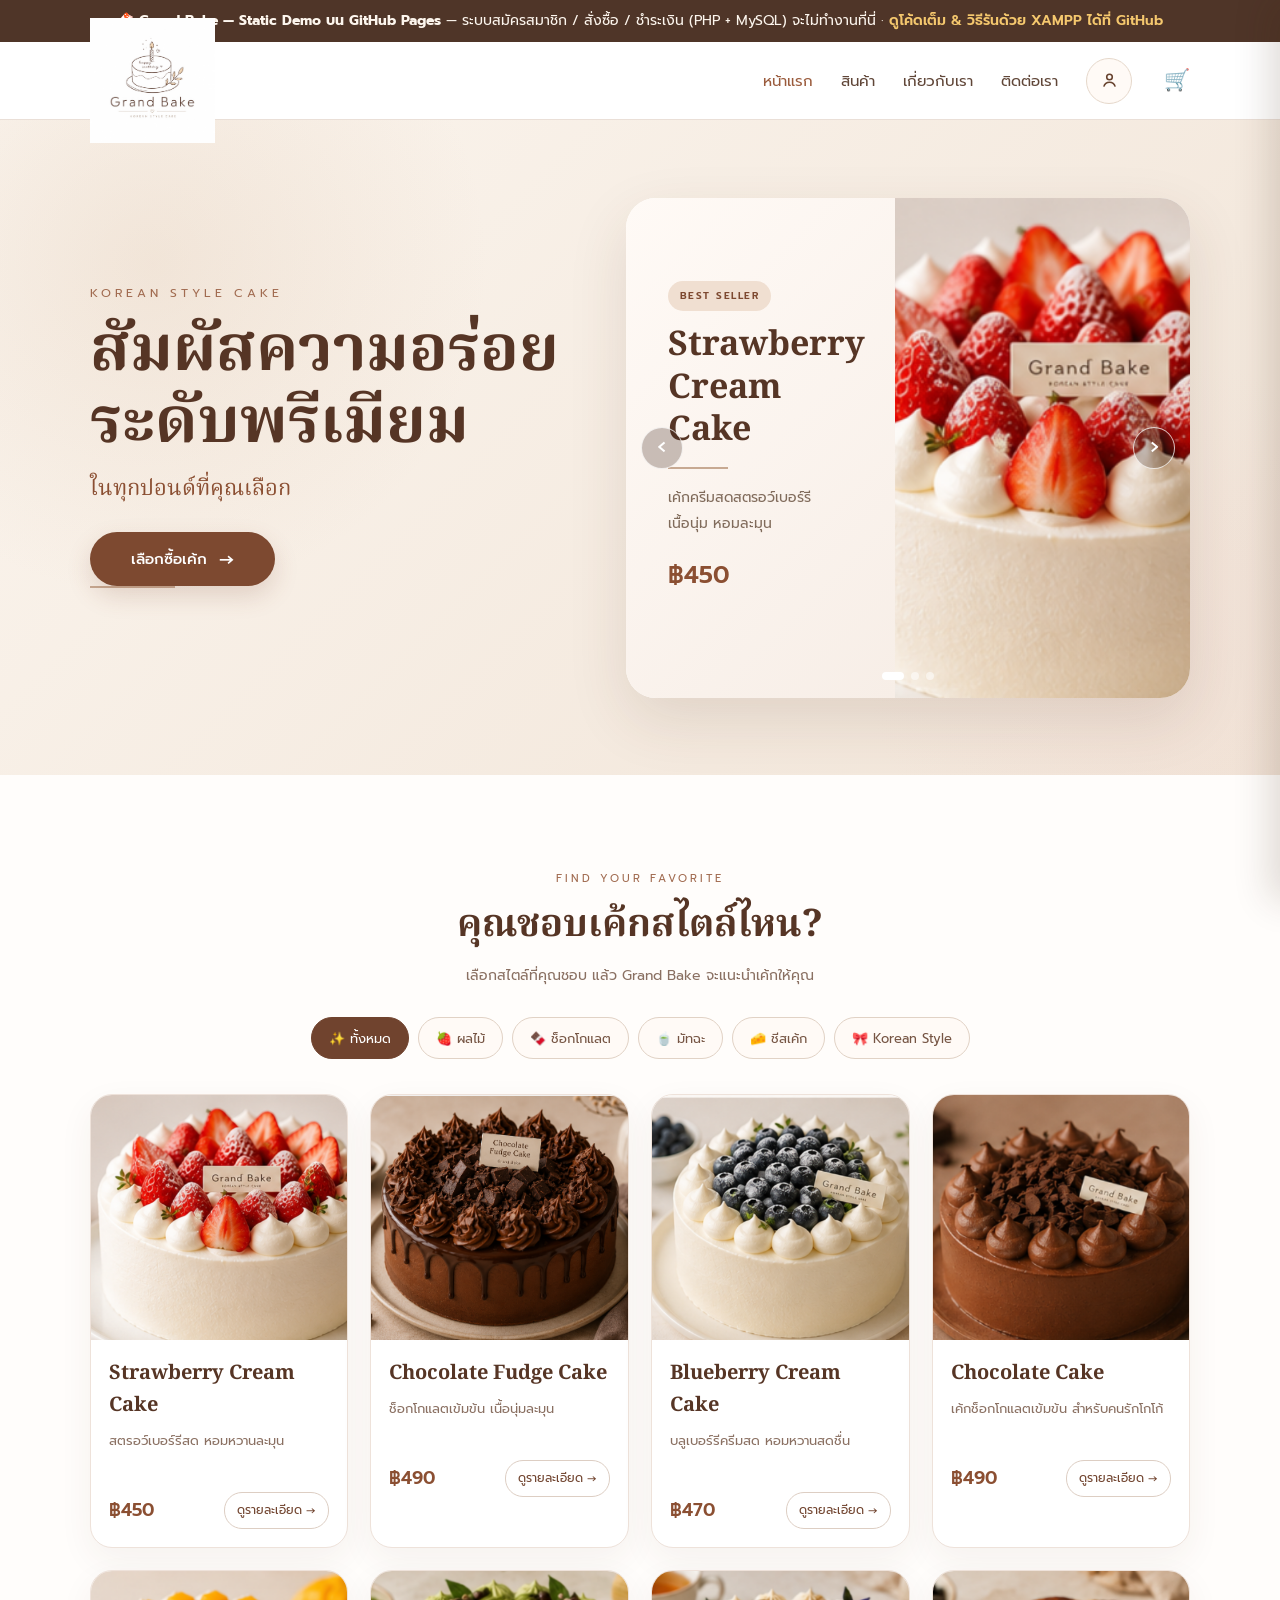
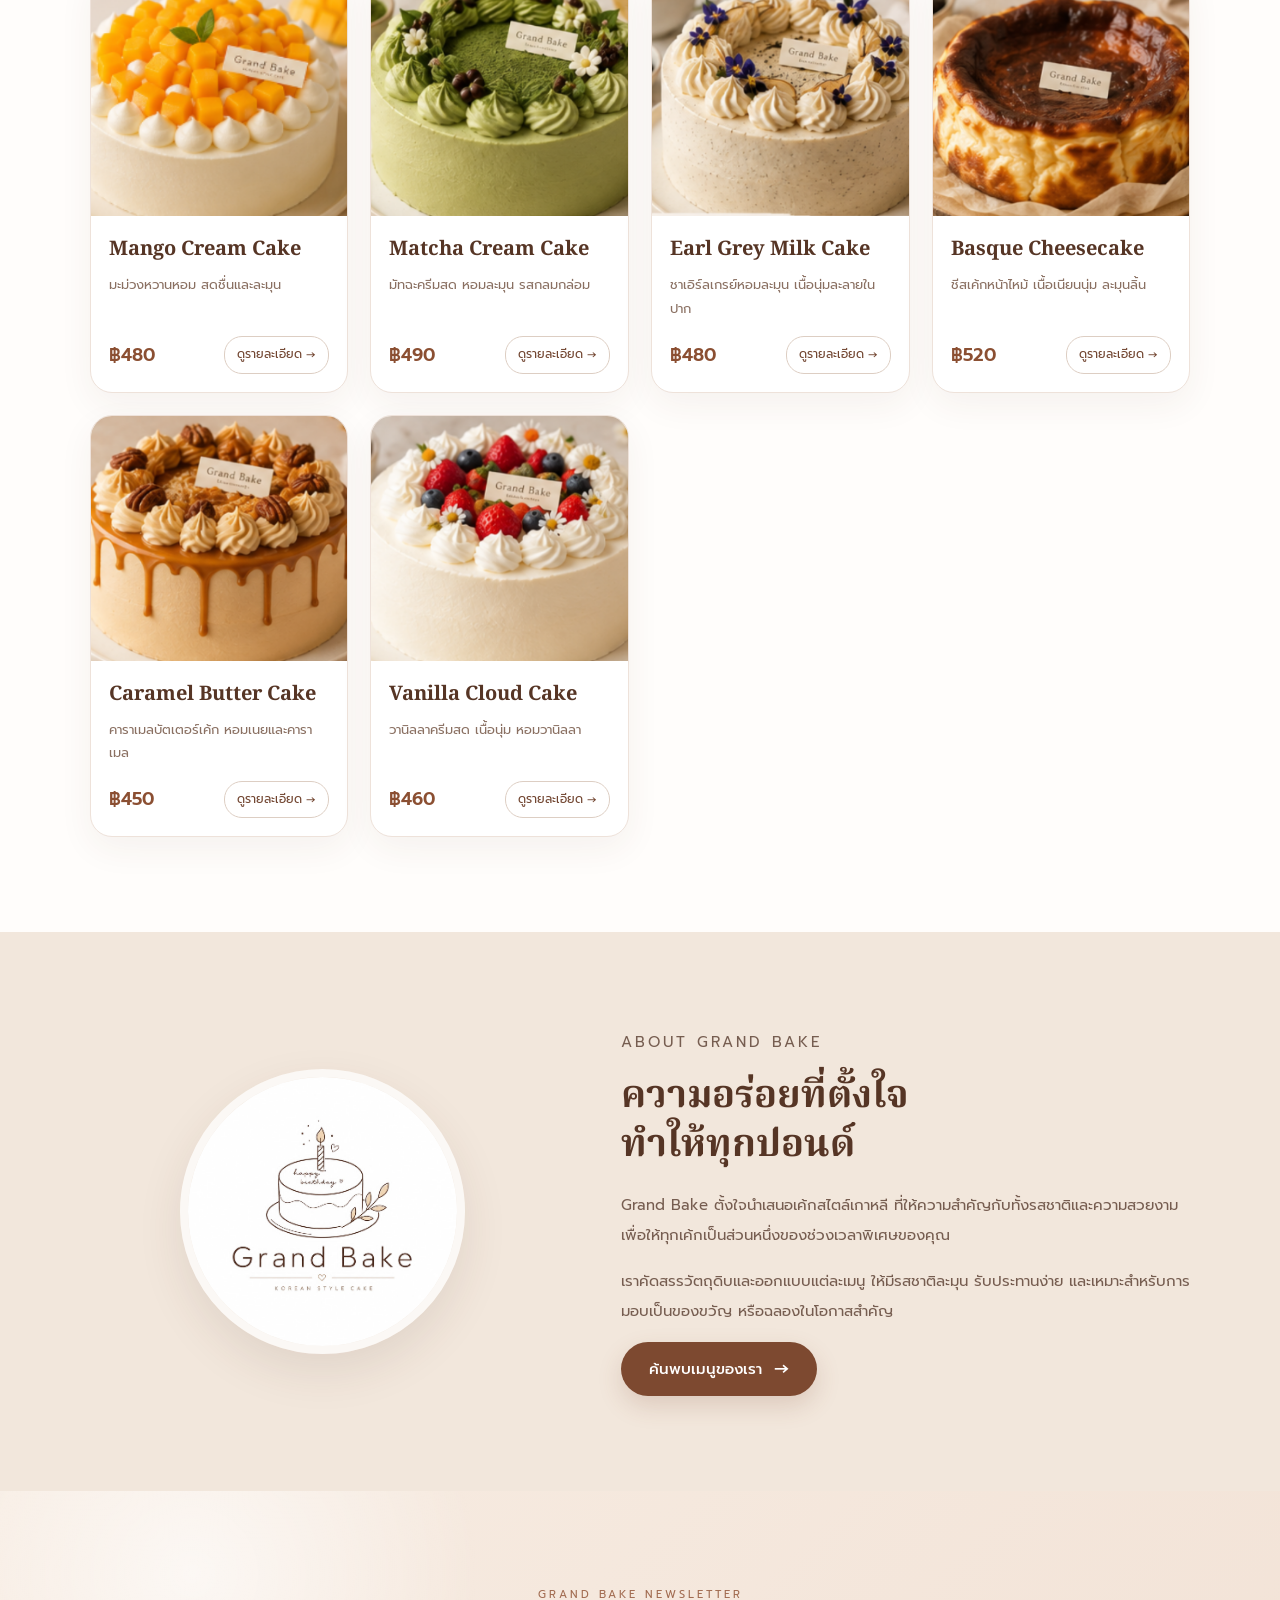
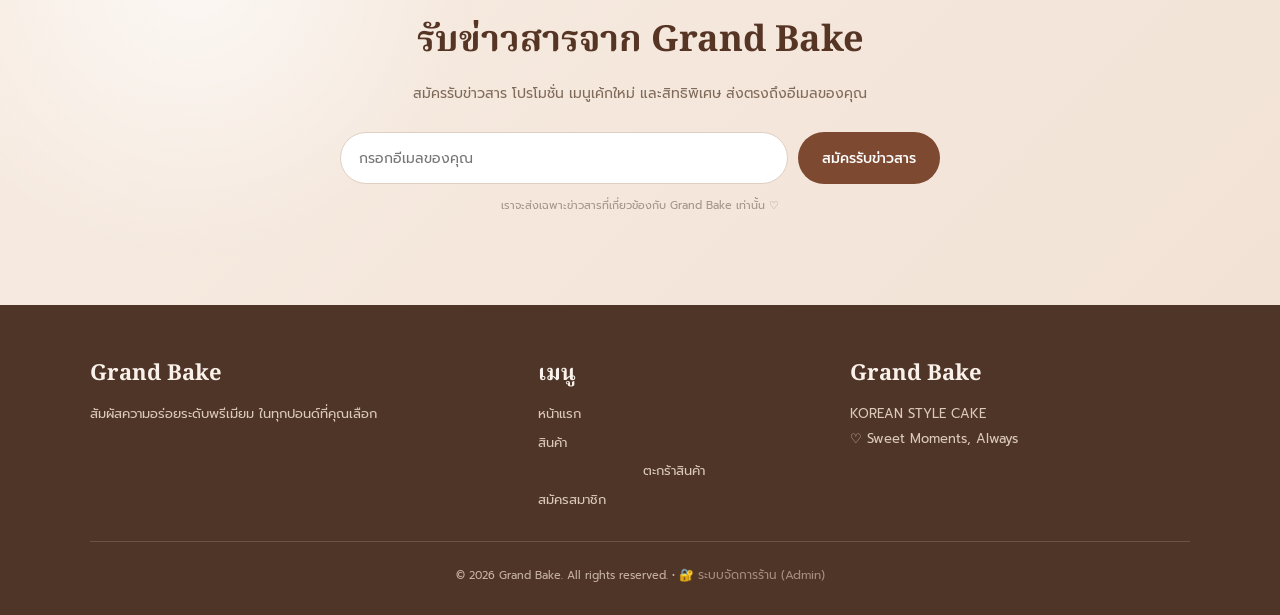
<file: index.html>
<!-- Static demo for GitHub Pages | Generated from index.php (guest mode) | Full PHP system: https://github.com/tontk14/grandbake -->
<!DOCTYPE html>
<html lang="th">

<head>

    <meta charset="UTF-8">

    <meta name="viewport"
          content="width=device-width, initial-scale=1.0">

    <title>Grand Bake | Korean Style Cake</title>

    <link rel="preconnect"
          href="https://fonts.googleapis.com">

    <link rel="preconnect"
          href="https://fonts.gstatic.com"
          crossorigin>

    <link
        href="https://fonts.googleapis.com/css2?family=Noto+Serif+Thai:wght@400;500;600;700&family=Prompt:wght@300;400;500;600&display=swap"
        rel="stylesheet"
    >

    <style>

        /* ==========================================
           RESET
        ========================================== */

        * {
            box-sizing: border-box;
            margin: 0;
            padding: 0;
        }

        html {
            scroll-behavior: smooth;
        }

        body {
            font-family: "Prompt", sans-serif;
            background: #fcf8f4;
            color: #4f3528;
            line-height: 1.6;
        }

        a {
            text-decoration: none;
            color: inherit;
        }

        button,
        input {
            font-family: inherit;
        }


        /* ==========================================
           NAVBAR
        ========================================== */

        .navbar {
            position: sticky;
            top: 0;
            z-index: 1000;

            width: 100%;
            height: 78px;

            background: rgba(255,255,255,0.95);
            backdrop-filter: blur(12px);

            border-bottom: 1px solid #eadfd7;

            display: flex;
            align-items: center;
            justify-content: space-between;

            padding: 0 7%;
        }

        .logo img {
            width: 125px;
            height: auto;
            display: block;
        }

        .menu {
            display: flex;
            align-items: center;
            gap: 28px;
        }

        .menu > a {
            font-size: 15px;
            color: #604638;
            transition: 0.2s;
        }

        .menu > a:hover,
        .menu > a.active {
            color: #9a5b3c;
        }


        /* ==========================================
           ACCOUNT
        ========================================== */

        .account-box {
            position: relative;
            display: flex;
            align-items: center;
        }

        .account-button {
            width: 46px;
            height: 46px;

            padding: 0;

            border: 1px solid #e5d7ca;
            border-radius: 50%;

            background: #fffaf6;
            color: #68432f;

            display: flex;
            align-items: center;
            justify-content: center;

            font-size: 20px;
            cursor: pointer;

            transition: 0.2s;
        }

        .account-button:hover {
            background: #f5e9df;
            transform: translateY(-1px);
        }

        .account-dropdown {
            position: absolute;

            top: calc(100% + 12px);
            right: 0;

            width: 290px;

            background: #ffffff;

            border: 1px solid #eaded5;
            border-radius: 18px;

            padding: 14px;

            box-shadow: 0 18px 45px rgba(70,45,30,0.16);

            z-index: 99999;

            display: none;
        }

        .account-dropdown.account-open {
            display: block !important;
            animation: dropdownIn 0.18s ease;
        }

        @keyframes dropdownIn {
            from {
                opacity: 0;
                transform: translateY(-6px);
            }

            to {
                opacity: 1;
                transform: translateY(0);
            }
        }

        .account-header {
            display: flex;
            align-items: center;
            gap: 12px;
            padding: 4px 4px 14px;
        }

        .account-avatar {
            width: 46px;
            height: 46px;

            border-radius: 50%;

            background: #f4e8dd;

            display: flex;
            align-items: center;
            justify-content: center;

            font-size: 20px;
            flex-shrink: 0;
        }

        .account-title {
            font-family: "Noto Serif Thai", serif;
            font-size: 16px;
            font-weight: 600;
            color: #4d2e20;
        }

        .account-subtitle {
            font-size: 12px;
            color: #9a8171;
            margin-top: 2px;
        }

        .account-divider {
            height: 1px;
            background: #eee3da;
            margin: 0 0 8px;
        }

        .account-link {
            display: flex;
            align-items: center;
            gap: 12px;

            width: 100%;

            padding: 11px 8px;

            border-radius: 10px;

            transition: 0.2s;
        }

        .account-link:hover {
            background: #faf3ed;
        }

        .account-item-icon {
            width: 34px;
            height: 34px;

            border-radius: 9px;

            background: #f5e9df;

            display: flex;
            align-items: center;
            justify-content: center;

            font-size: 16px;
            flex-shrink: 0;
        }

        .account-item-text {
            display: flex;
            flex-direction: column;
            gap: 2px;
            text-align: left;
        }

        .account-item-text strong {
            font-size: 14px;
            font-weight: 500;
            color: #4d2e20;
        }

        .account-item-text small {
            font-size: 11px;
            color: #9a8171;
        }

        .cart-icon {
            font-size: 21px !important;
            margin-left: 4px;
        }

        /* ==========================================
           ACCOUNT ICON - FORCE DISPLAY
        ========================================== */

        .menu .account-box {
            position: relative !important;
            display: flex !important;
            align-items: center !important;
            justify-content: center !important;
            flex-shrink: 0 !important;
            visibility: visible !important;
            opacity: 1 !important;
        }

        .menu .account-button {
            appearance: none !important;
            -webkit-appearance: none !important;
            width: 46px !important;
            height: 46px !important;
            display: inline-flex !important;
            align-items: center !important;
            justify-content: center !important;
            padding: 0 !important;
            margin: 0 !important;
            border: 1px solid #e5d7ca !important;
            border-radius: 50% !important;
            background: #fffaf6 !important;
            color: #68432f !important;
            font-size: 21px !important;
            line-height: 1 !important;
            cursor: pointer !important;
            visibility: visible !important;
            opacity: 1 !important;
            transform: none !important;
        }

        .menu .account-button:hover {
            background: #f5e9df !important;
            border-color: #d9c2af !important;
            transform: translateY(-1px) !important;
        }

        .menu .account-button svg {
            width: 21px !important;
            height: 21px !important;
            display: block !important;
            fill: none !important;
            stroke: currentColor !important;
            stroke-width: 1.8 !important;
        }


        /* ==========================================
           HERO
        ========================================== */

        .hero {
            min-height: 655px;

            padding: 65px 7%;

            display: grid;
            grid-template-columns: 0.92fr 1.08fr;
            align-items: center;
            gap: 55px;

            background:
                radial-gradient(circle at 12% 22%, rgba(220,193,168,0.28), transparent 27%),
                radial-gradient(circle at 90% 80%, rgba(238,204,201,0.18), transparent 23%),
                linear-gradient(135deg, #fbf5ee 0%, #f1e4d7 100%);
        }

        .hero-text {
            max-width: 570px;
        }

        .small-title {
            display: inline-block;

            margin-bottom: 15px;

            font-size: 12px;
            letter-spacing: 4px;

            color: #a16b50;
        }

        .hero h1 {
            margin-bottom: 10px;

            font-family: "Noto Serif Thai", serif;

            font-size: clamp(45px, 5vw, 68px);

            line-height: 1.12;

            color: #563525;
        }

        .slogan {
            margin-bottom: 25px;

            font-family: "Noto Serif Thai", serif;

            font-size: 22px;

            color: #8b4f32;
        }

        .hero-text::after {
            content: "";
            display: block;

            width: 85px;
            height: 2px;

            margin: 0 0 28px;

            background: #c7a992;
        }

        .buy-button {
            display: inline-flex;
            align-items: center;
            justify-content: center;
            gap: 12px;

            min-width: 185px;
            height: 54px;
            padding: 0 28px;

            border-radius: 30px;

            background: #7d4930;
            color: white;

            font-size: 15px;
            font-weight: 500;

            box-shadow: 0 10px 25px rgba(125,73,48,0.18);

            transition: 0.25s;
        }

        .buy-button:hover {
            background: #633822;
            transform: translateY(-2px);
            box-shadow: 0 13px 30px rgba(125,73,48,0.22);
        }

        .buy-button span {
            font-size: 19px;
        }


        /* ==========================================
           HERO SLIDER
        ========================================== */

        .cake-slider {
            position: relative;

            min-height: 500px;

            border-radius: 30px;

            background: #fff;

            box-shadow: 0 22px 60px rgba(80,50,35,0.12);

            overflow: hidden;
        }

        .slide {
            width: 100%;
            min-height: 500px;

            display: grid;
            grid-template-columns: 0.9fr 1.1fr;
        }

        .slide-info {
            position: relative;
            z-index: 2;

            padding: 55px 30px 75px 42px;

            display: flex;
            flex-direction: column;
            justify-content: center;

            background:
                linear-gradient(135deg, #fffaf6, #f7eee7);
        }

        .badge {
            display: inline-flex;
            align-self: flex-start;

            margin-bottom: 14px;

            padding: 7px 12px;

            border-radius: 20px;

            background: #f0dfd1;
            color: #7d4930;

            font-size: 10px;
            letter-spacing: 1.5px;
            font-weight: 600;
        }

        .slide-info h2 {
            margin-bottom: 14px;

            font-family: "Noto Serif Thai", serif;
            font-size: 34px;
            line-height: 1.25;

            color: #563525;
        }

        .line {
            width: 60px;
            height: 2px;
            margin-bottom: 16px;
            background: #c7a992;
        }

        .slide-info p {
            margin-bottom: 18px;

            font-size: 14px;
            line-height: 1.9;

            color: #806b5b;
        }

        .slide-info h3 {
            font-size: 24px;
            font-weight: 600;
            color: #8b4f32;
        }

        .slide-image {
            min-height: 500px;
            background: #efe2d7;
        }

        .slide-image img {
            width: 100%;
            height: 100%;

            min-height: 500px;

            object-fit: cover;

            display: block;
        }

        .slider-button {
            position: absolute;
            top: 50%;
            z-index: 5;

            width: 42px;
            height: 42px;

            transform: translateY(-50%);

            border: 1px solid rgba(255,255,255,0.75);
            border-radius: 50%;

            background: rgba(65,42,30,0.28);
            color: white;

            font-size: 25px;
            line-height: 1;

            cursor: pointer;

            transition: 0.2s;
        }

        .slider-button:hover {
            background: rgba(65,42,30,0.55);
        }

        .slider-button.prev {
            left: 15px;
        }

        .slider-button.next {
            right: 15px;
        }

        .slider-dots {
            position: absolute;
            left: 50%;
            bottom: 18px;
            z-index: 5;

            display: flex;
            gap: 7px;

            transform: translateX(-50%);
        }

        .dot {
            width: 8px;
            height: 8px;

            border-radius: 50%;

            background: rgba(255,255,255,0.52);

            cursor: pointer;

            transition: 0.2s;
        }

        .dot.active {
            width: 22px;
            border-radius: 10px;
            background: white;
        }


        /* ==========================================
           RECOMMEND
        ========================================== */

        .cake-recommend {
            padding: 95px 7%;
            background: #fffdfb;
        }

        .recommend-header {
            text-align: center;
            margin-bottom: 30px;
        }

        .recommend-eyebrow {
            margin-bottom: 8px;

            font-size: 11px;
            letter-spacing: 3px;

            color: #a16b50;
        }

        .recommend-header h2 {
            margin-bottom: 8px;

            font-family: "Noto Serif Thai", serif;

            font-size: 38px;
            color: #563525;
        }

        .recommend-subtitle {
            font-size: 14px;
            color: #8a7062;
        }


        /* FILTER */

        .cake-filters {
            display: flex;
            justify-content: center;
            flex-wrap: wrap;
            gap: 9px;

            margin-bottom: 35px;
        }

        .cake-filter {
            min-height: 42px;
            padding: 0 17px;

            border: 1px solid #e1d2c5;
            border-radius: 24px;

            background: #fffaf6;
            color: #765544;

            font-size: 13px;

            cursor: pointer;

            transition: 0.2s;
        }

        .cake-filter:hover,
        .cake-filter.active {
            background: #70432e;
            border-color: #70432e;
            color: white;
        }


        /* GRID */

        .recommend-grid {
            display: grid;
            grid-template-columns: repeat(4, 1fr);
            gap: 22px;
        }

        .recommend-card {
            overflow: hidden;

            background: white;

            border: 1px solid #eee2da;
            border-radius: 22px;

            box-shadow: 0 12px 35px rgba(80,50,35,0.06);

            transition: 0.25s ease;
        }

        .recommend-card:hover {
            transform: translateY(-5px);
            box-shadow: 0 18px 45px rgba(80,50,35,0.10);
        }

        .recommend-card img {
            width: 100%;
            height: 245px;

            object-fit: cover;

            display: block;

            background: #f3ebe4;
        }

        .recommend-info {
            padding: 18px;
        }

        .recommend-info h3 {
            margin-bottom: 7px;

            font-family: "Noto Serif Thai", serif;

            font-size: 20px;
            color: #563525;
        }

        .recommend-info p {
            min-height: 48px;

            margin-bottom: 15px;

            font-size: 13px;
            line-height: 1.8;

            color: #8a7062;
        }

        .recommend-bottom {
            display: flex;
            align-items: center;
            justify-content: space-between;
            gap: 10px;
        }

        .recommend-bottom > span {
            font-size: 18px;
            font-weight: 600;
            color: #8b4f32;
        }

        .recommend-bottom a {
            padding: 8px 12px;

            border: 1px solid #ddcec3;
            border-radius: 18px;

            font-size: 12px;
            color: #70432e;

            transition: 0.2s;
        }

        .recommend-bottom a:hover {
            background: #70432e;
            border-color: #70432e;
            color: white;
        }


        /* ==========================================
           ABOUT
        ========================================== */

        .about-section {
            padding: 95px 7%;

            display: grid;
            grid-template-columns: 0.9fr 1.1fr;
            gap: 65px;

            align-items: center;

            background: #f2e7dc;
        }

        .about-logo {
            display: flex;
            align-items: center;
            justify-content: center;
        }

        .about-logo img {
            width: 285px;
            height: 285px;

            object-fit: cover;

            border-radius: 50%;

            border: 8px solid rgba(255,255,255,0.72);

            box-shadow: 0 18px 45px rgba(80,50,35,0.10);
        }

        .about-eyebrow {
            margin-bottom: 9px;

            font-size: 11px;
            letter-spacing: 3px;

            color: #a16b50;
        }

        .about-content h2 {
            margin-bottom: 18px;

            font-family: "Noto Serif Thai", serif;

            font-size: 38px;
            line-height: 1.3;

            color: #563525;
        }

        .about-content p {
            margin-bottom: 16px;

            font-size: 15px;
            line-height: 2;

            color: #765d50;
        }


        /* ==========================================
           NEWSLETTER
        ========================================== */

        .newsletter-section {
            padding: 90px 20px;

            background:
                radial-gradient(circle at 15% 20%, rgba(255,255,255,0.65), transparent 25%),
                linear-gradient(135deg, #f7ece2, #f2e2d6);

            text-align: center;
        }

        .newsletter-content {
            max-width: 720px;
            margin: 0 auto;
        }

        .newsletter-label {
            display: inline-block;

            margin-bottom: 10px;

            font-size: 11px;
            letter-spacing: 3px;

            color: #a16b50;
        }

        .newsletter-content h2 {
            margin-bottom: 10px;

            font-family: "Noto Serif Thai", serif;

            font-size: 36px;

            color: #563525;
        }

        .newsletter-content > p {
            max-width: 620px;

            margin: 0 auto 25px;

            font-size: 14px;
            line-height: 1.9;

            color: #806b5b;
        }

        .newsletter-form {
            display: flex;

            max-width: 600px;

            margin: 0 auto 13px;

            gap: 10px;
        }

        .newsletter-form input {
            flex: 1;

            height: 52px;

            padding: 0 18px;

            border: 1px solid #dfd0c3;
            border-radius: 26px;

            background: white;

            outline: none;

            font-size: 14px;
            color: #4f3528;
        }

        .newsletter-form input:focus {
            border-color: #a88a6c;

            box-shadow:
                0 0 0 4px rgba(168,138,108,0.10);
        }

        .newsletter-form button {
            height: 52px;

            padding: 0 24px;

            border: none;
            border-radius: 26px;

            background: #7d4930;
            color: white;

            font-size: 14px;
            font-weight: 500;

            cursor: pointer;

            transition: 0.2s;
        }

        .newsletter-form button:hover {
            background: #633822;
            transform: translateY(-1px);
        }

        .newsletter-content small {
            display: block;

            font-size: 11px;

            color: #a39488;
        }

        .subscribe-alert {
            max-width: 600px;

            margin: 0 auto 18px;

            padding: 13px 17px;

            border-radius: 13px;

            font-size: 13px;
            line-height: 1.6;
        }

        .subscribe-alert.success {
            background: #edf7ee;
            border: 1px solid #d5ead8;
            color: #47704b;
        }

        .subscribe-alert.error {
            background: #fff0ee;
            border: 1px solid #f1d4d0;
            color: #a24f47;
        }


        /* ==========================================
           FOOTER
        ========================================== */

        .footer {
            padding: 52px 7% 28px;

            background: #4f3528;
            color: #f9f1ea;
        }

        .footer-grid {
            display: grid;
            grid-template-columns: 1.2fr 0.8fr 1fr;
            gap: 40px;

            padding-bottom: 28px;
        }

        .footer h3 {
            margin-bottom: 10px;

            font-family: "Noto Serif Thai", serif;

            font-size: 22px;
        }

        .footer p,
        .footer a {
            font-size: 13px;
            line-height: 1.9;
            color: #dccab9;
        }

        .footer-links {
            display: flex;
            flex-direction: column;
            gap: 4px;
        }

        .footer a:hover {
            color: white;
        }

        .footer-bottom {
            padding-top: 22px;

            border-top: 1px solid rgba(255,255,255,0.15);

            text-align: center;

            font-size: 11px;
            color: #c7b2a3;
        }


        /* ==========================================
           RESPONSIVE
        ========================================== */

        @media (max-width: 1050px) {

            .hero {
                grid-template-columns: 1fr;
            }

            .hero-text {
                max-width: 700px;
                margin: 0 auto;
                text-align: center;
            }

            .hero-text::after {
                margin-left: auto;
                margin-right: auto;
            }

            .recommend-grid {
                grid-template-columns: repeat(2, 1fr);
            }
        }

        @media (max-width: 850px) {

            .menu {
                gap: 15px;
            }

            .menu > a:not(.cart-icon) {
                display: none;
            }

            .slide {
                grid-template-columns: 1fr;
            }

            .slide-info {
                position: absolute;
                left: 0;
                bottom: 0;

                width: 100%;

                padding: 28px 55px 45px;

                color: white;

                background: linear-gradient(
                    to top,
                    rgba(45,28,18,0.84),
                    rgba(45,28,18,0)
                );
            }

            .slide-info h2,
            .slide-info h3 {
                color: white;
            }

            .slide-info p {
                color: rgba(255,255,255,0.92);
            }

            .slide-info .line {
                background: rgba(255,255,255,0.7);
            }

            .slide-image,
            .slide-image img {
                min-height: 500px;
                height: 500px;
            }

            .about-section {
                grid-template-columns: 1fr;
                text-align: center;
            }

            .about-content {
                max-width: 720px;
                margin: 0 auto;
            }

            .about-content .buy-button {
                margin-top: 8px;
            }

            .footer-grid {
                grid-template-columns: 1fr 1fr;
            }
        }

        @media (max-width: 600px) {

            .navbar {
                height: 70px;
                padding: 0 20px;
            }

            .logo img {
                width: 105px;
            }

            .account-dropdown {
                right: -10px;
                width: 270px;
            }

            .menu .account-box {
                display: flex !important;
                visibility: visible !important;
            }

            .menu .account-button {
                width: 42px !important;
                height: 42px !important;
            }

            .menu .account-button svg {
                width: 19px !important;
                height: 19px !important;
            }


            .hero {
                padding: 45px 20px;
            }

            .hero h1 {
                font-size: 43px;
            }

            .slogan {
                font-size: 19px;
            }

            .cake-slider,
            .slide {
                min-height: 420px;
            }

            .slide-info {
                padding: 25px 45px 40px;
            }

            .slide-info h2 {
                font-size: 27px;
            }

            .slide-image,
            .slide-image img {
                min-height: 420px;
                height: 420px;
            }

            .cake-recommend {
                padding: 65px 20px;
            }

            .recommend-header h2 {
                font-size: 29px;
            }

            .recommend-grid {
                grid-template-columns: 1fr;
            }

            .recommend-card img {
                height: 260px;
            }

            .about-section {
                padding: 65px 20px;
            }

            .about-logo img {
                width: 220px;
                height: 220px;
            }

            .about-content h2 {
                font-size: 30px;
            }

            .newsletter-section {
                padding: 65px 20px;
            }

            .newsletter-content h2 {
                font-size: 29px;
            }

            .newsletter-form {
                flex-direction: column;
            }

            .newsletter-form input,
            .newsletter-form button {
                width: 100%;
            }

            .footer {
                padding: 45px 20px 25px;
            }

            .footer-grid {
                grid-template-columns: 1fr;
                text-align: center;
            }
        }

    </style>

</head>


<body>
    <!-- GitHub Pages static demo banner (ไม่มีผลกับ XAMPP/PHP) -->
    <div class="pages-demo-banner" style="background:#4f3528;color:#fdf6ee;text-align:center;padding:10px 16px;font-family:'Prompt',sans-serif;font-size:14px;line-height:1.6;">
        &#127856; <strong>Grand Bake &mdash; Static Demo บน GitHub Pages</strong> &mdash;
        ระบบสมัครสมาชิก / สั่งซื้อ / ชำระเงิน (PHP + MySQL) จะไม่ทำงานที่นี่
        &middot; <a href="https://github.com/tontk14/grandbake" style="color:#f5c86e;font-weight:600;">ดูโค้ดเต็ม &amp; วิธีรันด้วย XAMPP ได้ที่ GitHub</a>
    </div>
    <script>
    function grandbakeDemoSubscribe(e) {
        if (e) e.preventDefault();
        alert('เดโมบน GitHub Pages: ระบบสมัครรับข่าวสารต้องรันผ่าน PHP (XAMPP) จึงจะส่งอีเมลได้จริง');
        return false;
    }
    </script>


    <!-- ==========================================
         NAVBAR
    ========================================== -->

    <nav class="navbar">

        <div class="logo">

            <a href="index.html">

                <img
                    src="logo.jpg"
                    alt="Grand Bake Logo"
                >

            </a>

        </div>


        <div class="menu">

            <a
                href="index.html"
                class="active"
            >
                หน้าแรก
            </a>

            <a href="products.html">
                สินค้า
            </a>

            <a href="#about">
                เกี่ยวกับเรา
            </a>

            <a href="#contact">
                ติดต่อเรา
            </a>


            <!-- ACCOUNT -->

            <div class="account-box">

                <button
                    type="button"
                    class="account-button"
                    onclick="toggleAccount(event)"
                    aria-label="บัญชีผู้ใช้"
                >
                    <svg
                        viewBox="0 0 24 24"
                        aria-hidden="true"
                    >
                        <circle cx="12" cy="8" r="3.2"></circle>
                        <path d="M5.5 19c.9-3.2 3.1-5 6.5-5s5.6 1.8 6.5 5"></path>
                    </svg>
                </button>


                <div
                    class="account-dropdown"
                    id="accountDropdown"
                >

                    <div class="account-header">

                        <div class="account-avatar">
                            👤
                        </div>

                        <div>

                            

                                <div class="account-title">
                                    บัญชีสมาชิก
                                </div>

                                <div class="account-subtitle">
                                    Grand Bake
                                </div>

                            

                        </div>

                    </div>


                    <div class="account-divider"></div>


                    

                        <a
                            href="login.php"
                            class="account-link"
                        >

                            <span class="account-item-icon">
                                🔑
                            </span>

                            <span class="account-item-text">

                                <strong>
                                    เข้าสู่ระบบ
                                </strong>

                                <small>
                                    เข้าสู่บัญชีของคุณ
                                </small>

                            </span>

                        </a>


                        <a
                            href="register.php"
                            class="account-link"
                        >

                            <span class="account-item-icon">
                                📝
                            </span>

                            <span class="account-item-text">

                                <strong>
                                    สมัครสมาชิก
                                </strong>

                                <small>
                                    สร้างบัญชีใหม่
                                </small>

                            </span>

                        </a>

                    

                </div>

            </div>


            <!-- CART -->

            <a
                href="cart.html"
                class="cart-icon"
                aria-label="ตะกร้าสินค้า"
            >
                🛒
            </a>

        </div>

    </nav>


    <!-- ==========================================
         HERO
    ========================================== -->

    <section class="hero">

        <div class="hero-text">

            <p class="small-title">
                KOREAN STYLE CAKE
            </p>

            <h1>
                สัมผัสความอร่อย<br>
                ระดับพรีเมียม
            </h1>

            <p class="slogan">
                ในทุกปอนด์ที่คุณเลือก
            </p>

            <a
                href="products.html"
                class="buy-button"
            >
                เลือกซื้อเค้ก
                <span>→</span>
            </a>

        </div>


        <!-- SLIDER -->

        <div class="cake-slider">

            <button
                class="slider-button prev"
                onclick="previousCake()"
                aria-label="ก่อนหน้า"
            >
                ‹
            </button>


            <div class="slide">

                <div class="slide-info">

                    <span class="badge">
                        BEST SELLER
                    </span>

                    <h2 id="cake-name">
                        Strawberry<br>
                        Cream Cake
                    </h2>

                    <div class="line"></div>

                    <p id="cake-description">
                        เค้กครีมสดสตรอว์เบอร์รี
                        <br>
                        เนื้อนุ่ม หอมละมุน
                    </p>

                    <h3 id="cake-price">
                        ฿450
                    </h3>

                </div>


                <div class="slide-image">

                    <img
                        id="cake-image"
                        src="cake1.png"
                        alt="Strawberry Cream Cake"
                    >

                </div>

            </div>


            <button
                class="slider-button next"
                onclick="nextCake()"
                aria-label="ถัดไป"
            >
                ›
            </button>


            <div class="slider-dots">

                <span
                    class="dot active"
                    onclick="showCake(0)"
                ></span>

                <span
                    class="dot"
                    onclick="showCake(1)"
                ></span>

                <span
                    class="dot"
                    onclick="showCake(2)"
                ></span>

            </div>

        </div>

    </section>


    <!-- ==========================================
         RECOMMENDATIONS
    ========================================== -->

    <section class="cake-recommend">

        <div class="recommend-header">

            <p class="recommend-eyebrow">
                FIND YOUR FAVORITE
            </p>

            <h2>
                คุณชอบเค้กสไตล์ไหน?
            </h2>

            <p class="recommend-subtitle">
                เลือกสไตล์ที่คุณชอบ แล้ว Grand Bake จะแนะนำเค้กให้คุณ
            </p>

        </div>


        <div class="cake-filters">

            <button
                class="cake-filter active"
                data-filter="all"
            >
                ✨ ทั้งหมด
            </button>

            <button
                class="cake-filter"
                data-filter="fruit"
            >
                🍓 ผลไม้
            </button>

            <button
                class="cake-filter"
                data-filter="chocolate"
            >
                🍫 ช็อกโกแลต
            </button>

            <button
                class="cake-filter"
                data-filter="matcha"
            >
                🍵 มัทฉะ
            </button>

            <button
                class="cake-filter"
                data-filter="cheesecake"
            >
                🧀 ชีสเค้ก
            </button>

            <button
                class="cake-filter"
                data-filter="korean"
            >
                🎀 Korean Style
            </button>

        </div>


        <div class="recommend-grid">

            <!-- 1 -->

            <div class="recommend-card" data-category="fruit">

                <img
                    src="cake1.png"
                    alt="Strawberry Cream Cake"
                >

                <div class="recommend-info">

                    <h3>
                        Strawberry Cream Cake
                    </h3>

                    <p>
                        สตรอว์เบอร์รีสด
                        หอมหวานละมุน
                    </p>

                    <div class="recommend-bottom">

                        <span>
                            ฿450
                        </span>

                        <a href="detail.html?cake=1">
                            ดูรายละเอียด →
                        </a>

                    </div>

                </div>

            </div>


            <!-- 2 -->

            <div class="recommend-card" data-category="chocolate">

                <img
                    src="cake2.png"
                    alt="Chocolate Fudge Cake"
                >

                <div class="recommend-info">

                    <h3>
                        Chocolate Fudge Cake
                    </h3>

                    <p>
                        ช็อกโกแลตเข้มข้น
                        เนื้อนุ่มละมุน
                    </p>

                    <div class="recommend-bottom">

                        <span>
                            ฿490
                        </span>

                        <a href="detail.html?cake=2">
                            ดูรายละเอียด →
                        </a>

                    </div>

                </div>

            </div>


            <!-- 3 -->

            <div class="recommend-card" data-category="fruit">

                <img
                    src="cake3.png"
                    alt="Blueberry Cream Cake"
                >

                <div class="recommend-info">

                    <h3>
                        Blueberry Cream Cake
                    </h3>

                    <p>
                        บลูเบอร์รีครีมสด
                        หอมหวานสดชื่น
                    </p>

                    <div class="recommend-bottom">

                        <span>
                            ฿470
                        </span>

                        <a href="detail.html?cake=3">
                            ดูรายละเอียด →
                        </a>

                    </div>

                </div>

            </div>


            <!-- 4 -->

            <div class="recommend-card" data-category="chocolate">

                <img
                    src="cake4.png"
                    alt="Chocolate Cake"
                >

                <div class="recommend-info">

                    <h3>
                        Chocolate Cake
                    </h3>

                    <p>
                        เค้กช็อกโกแลตเข้มข้น
                        สำหรับคนรักโกโก้
                    </p>

                    <div class="recommend-bottom">

                        <span>
                            ฿490
                        </span>

                        <a href="detail.html?cake=4">
                            ดูรายละเอียด →
                        </a>

                    </div>

                </div>

            </div>


            <!-- 5 -->

            <div class="recommend-card" data-category="fruit">

                <img
                    src="cake5.png"
                    alt="Mango Cream Cake"
                >

                <div class="recommend-info">

                    <h3>
                        Mango Cream Cake
                    </h3>

                    <p>
                        มะม่วงหวานหอม
                        สดชื่นและละมุน
                    </p>

                    <div class="recommend-bottom">

                        <span>
                            ฿480
                        </span>

                        <a href="detail.html?cake=5">
                            ดูรายละเอียด →
                        </a>

                    </div>

                </div>

            </div>


            <!-- 6 -->

            <div class="recommend-card" data-category="matcha">

                <img
                    src="cake6.png"
                    alt="Matcha Cream Cake"
                >

                <div class="recommend-info">

                    <h3>
                        Matcha Cream Cake
                    </h3>

                    <p>
                        มัทฉะครีมสด
                        หอมละมุน รสกลมกล่อม
                    </p>

                    <div class="recommend-bottom">

                        <span>
                            ฿490
                        </span>

                        <a href="detail.html?cake=6">
                            ดูรายละเอียด →
                        </a>

                    </div>

                </div>

            </div>


            <!-- 7 -->

            <div class="recommend-card" data-category="korean">

                <img
                    src="cake7.png"
                    alt="Earl Grey Milk Cake"
                >

                <div class="recommend-info">

                    <h3>
                        Earl Grey Milk Cake
                    </h3>

                    <p>
                        ชาเอิร์ลเกรย์หอมละมุน
                        เนื้อนุ่มละลายในปาก
                    </p>

                    <div class="recommend-bottom">

                        <span>
                            ฿480
                        </span>

                        <a href="detail.html?cake=7">
                            ดูรายละเอียด →
                        </a>

                    </div>

                </div>

            </div>


            <!-- 8 -->

            <div class="recommend-card" data-category="cheesecake">

                <img
                    src="cake8.png"
                    alt="Basque Cheesecake"
                >

                <div class="recommend-info">

                    <h3>
                        Basque Cheesecake
                    </h3>

                    <p>
                        ชีสเค้กหน้าไหม้
                        เนื้อเนียนนุ่ม ละมุนลิ้น
                    </p>

                    <div class="recommend-bottom">

                        <span>
                            ฿520
                        </span>

                        <a href="detail.html?cake=8">
                            ดูรายละเอียด →
                        </a>

                    </div>

                </div>

            </div>


            <!-- 9 -->

            <div class="recommend-card" data-category="caramel">

                <img
                    src="cake9.png"
                    alt="Caramel Butter Cake"
                >

                <div class="recommend-info">

                    <h3>
                        Caramel Butter Cake
                    </h3>

                    <p>
                        คาราเมลบัตเตอร์เค้ก
                        หอมเนยและคาราเมล
                    </p>

                    <div class="recommend-bottom">

                        <span>
                            ฿450
                        </span>

                        <a href="detail.html?cake=9">
                            ดูรายละเอียด →
                        </a>

                    </div>

                </div>

            </div>


            <!-- 10 -->

            <div class="recommend-card" data-category="korean">

                <img
                    src="cake10.png"
                    alt="Vanilla Cloud Cake"
                >

                <div class="recommend-info">

                    <h3>
                        Vanilla Cloud Cake
                    </h3>

                    <p>
                        วานิลลาครีมสด
                        เนื้อนุ่ม หอมวานิลลา
                    </p>

                    <div class="recommend-bottom">

                        <span>
                            ฿460
                        </span>

                        <a href="detail.html?cake=10">
                            ดูรายละเอียด →
                        </a>

                    </div>

                </div>

            </div>

        </div>

    </section>


    <!-- ==========================================
         ABOUT
    ========================================== -->

    <section class="about-section" id="about">

        <div class="about-logo">

            <img
                src="logo.jpg"
                alt="Grand Bake"
            >

        </div>


        <div class="about-content">

            <p class="about-eyebrow">
                ABOUT GRAND BAKE
            </p>

            <h2>
                ความอร่อยที่ตั้งใจ<br>
                ทำให้ทุกปอนด์
            </h2>

            <p>
                Grand Bake ตั้งใจนำเสนอเค้กสไตล์เกาหลี
                ที่ให้ความสำคัญกับทั้งรสชาติและความสวยงาม
                เพื่อให้ทุกเค้กเป็นส่วนหนึ่งของช่วงเวลาพิเศษของคุณ
            </p>

            <p>
                เราคัดสรรวัตถุดิบและออกแบบแต่ละเมนู
                ให้มีรสชาติละมุน รับประทานง่าย
                และเหมาะสำหรับการมอบเป็นของขวัญ
                หรือฉลองในโอกาสสำคัญ
            </p>

            <a
                href="products.html"
                class="buy-button"
            >
                ค้นพบเมนูของเรา
                <span>→</span>
            </a>

        </div>

    </section>


    <!-- ==========================================
         NEWSLETTER
    ========================================== -->

    <section
        class="newsletter-section"
        id="contact"
    >

        <div class="newsletter-content">

            <span class="newsletter-label">
                GRAND BAKE NEWSLETTER
            </span>

            <h2>
                รับข่าวสารจาก Grand Bake
            </h2>

            <p>
                สมัครรับข่าวสาร โปรโมชั่น เมนูเค้กใหม่
                และสิทธิพิเศษ ส่งตรงถึงอีเมลของคุณ
            </p>


            


            <form
                action="#" onsubmit="return grandbakeDemoSubscribe(event)"
                method="POST"
                class="newsletter-form"
            >

                <input
                    type="email"
                    name="email"
                    placeholder="กรอกอีเมลของคุณ"
                    required
                >

                <button type="submit">
                    สมัครรับข่าวสาร
                </button>

            </form>


            <small>
                เราจะส่งเฉพาะข่าวสารที่เกี่ยวข้องกับ Grand Bake เท่านั้น ♡
            </small>

        </div>

    </section>


    <!-- ==========================================
         FOOTER
    ========================================== -->

    <footer class="footer">

        <div class="footer-grid">

            <div>

                <h3>
                    Grand Bake
                </h3>

                <p>
                    สัมผัสความอร่อยระดับพรีเมียม
                    ในทุกปอนด์ที่คุณเลือก
                </p>

            </div>


            <div>

                <h3>
                    เมนู
                </h3>

                <div class="footer-links">

                    <a href="index.html">
                        หน้าแรก
                    </a>

                    <a href="products.html">
                        สินค้า
                    </a>

                    <a href="cart.html">
                        ตะกร้าสินค้า
                    </a>

                    <a href="register.php">
                        สมัครสมาชิก
                    </a>

                </div>

            </div>


            <div>

                <h3>
                    Grand Bake
                </h3>

                <p>
                    KOREAN STYLE CAKE
                </p>

                <p>
                    ♡ Sweet Moments, Always
                </p>

            </div>

        </div>


        <div class="footer-bottom">
            © 2026 Grand Bake. All rights reserved. • <a href="admin_orders.php" style="color: #a48c7e; font-size: 12px;" title="เข้าสู่ระบบจัดการร้าน">🔐 ระบบจัดการร้าน (Admin)</a>
        </div>

    </footer>


    <!-- ==========================================
         ACCOUNT JAVASCRIPT
    ========================================== -->

    <script>

        function toggleAccount(event) {

            event.stopPropagation();

            const dropdown =
                document.getElementById("accountDropdown");

            dropdown.classList.toggle("account-open");

        }

        document.addEventListener("click", function(event) {

            const account =
                document.querySelector(".account-box");

            const dropdown =
                document.getElementById("accountDropdown");

            if (
                account &&
                dropdown &&
                !account.contains(event.target)
            ) {

                dropdown.classList.remove("account-open");

            }

        });

    </script>


    <!-- ==========================================
         CAKE FILTER
    ========================================== -->

    <script>

        document.addEventListener(
            "DOMContentLoaded",
            function () {

                const buttons =
                    document.querySelectorAll(".cake-filter");

                const cards =
                    document.querySelectorAll(".recommend-card");

                buttons.forEach(function(button) {

                    button.addEventListener(
                        "click",
                        function() {

                            buttons.forEach(
                                function(btn) {

                                    btn.classList.remove(
                                        "active"
                                    );

                                }
                            );

                            this.classList.add("active");

                            const selectedCategory =
                                this.getAttribute(
                                    "data-filter"
                                );

                            cards.forEach(
                                function(card) {

                                    const category =
                                        card.getAttribute(
                                            "data-category"
                                        );

                                    if (
                                        selectedCategory === "all" ||
                                        category === selectedCategory
                                    ) {

                                        card.style.display = "";

                                    } else {

                                        card.style.display = "none";

                                    }

                                }
                            );

                        }
                    );

                });

            }
        );

    </script>


    <!-- ==========================================
         HERO SLIDER
    ========================================== -->

    <script>

        const cakeSlides = [

            {
                name: "Strawberry<br> Cream Cake",
                description:
                    "เค้กครีมสดสตรอว์เบอร์รี<br>เนื้อนุ่ม หอมละมุน",
                price: "฿450",
                image: "cake1.png",
                alt: "Strawberry Cream Cake",
                badge: "BEST SELLER"
            },

            {
                name: "Chocolate<br> Fudge Cake",
                description:
                    "ช็อกโกแลตเข้มข้น<br>หอมละมุนทุกคำ",
                price: "฿490",
                image: "cake2.png",
                alt: "Chocolate Fudge Cake",
                badge: "GRAND BAKE"
            },

            {
                name: "Blueberry<br> Cream Cake",
                description:
                    "บลูเบอร์รีสด<br>หวานอมเปรี้ยว สดชื่น",
                price: "฿470",
                image: "cake3.png",
                alt: "Blueberry Cream Cake",
                badge: "FAVORITE"
            }

        ];


        let currentCake = 0;


        function showCake(index) {

            currentCake =
                (index + cakeSlides.length) %
                cakeSlides.length;

            const cake =
                cakeSlides[currentCake];


            document.getElementById(
                "cake-name"
            ).innerHTML = cake.name;


            document.getElementById(
                "cake-description"
            ).innerHTML = cake.description;


            document.getElementById(
                "cake-price"
            ).textContent = cake.price;


            const image =
                document.getElementById("cake-image");

            image.src = cake.image;
            image.alt = cake.alt;


            const badge =
                document.querySelector(".badge");

            badge.textContent = cake.badge;


            document
                .querySelectorAll(".dot")
                .forEach(function(dot, i) {

                    dot.classList.toggle(
                        "active",
                        i === currentCake
                    );

                });

        }


        function nextCake() {

            showCake(currentCake + 1);

        }


        function previousCake() {

            showCake(currentCake - 1);

        }


        setInterval(
            function() {
                nextCake();
            },
            4500
        );


        showCake(0);

    </script>

    <!-- CART BADGE & RESPONSIVE NAVBAR -->
    <script src="cart-badge.js"></script>
    <script src="navbar.js"></script>

</body>

</html>
</file>
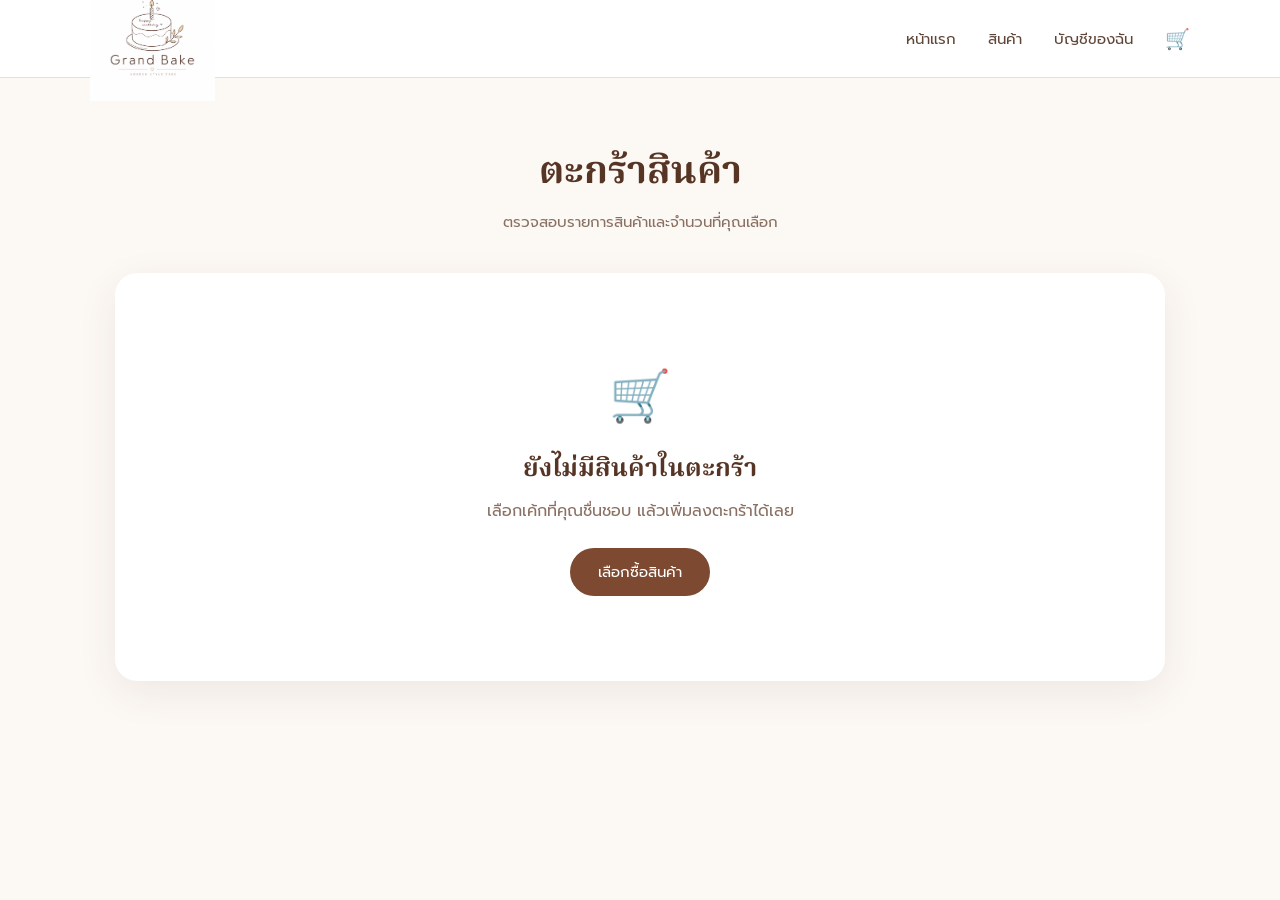
<file: cart.html>
<!DOCTYPE html>
<html lang="th">
<head>
    <meta charset="UTF-8">
    <meta name="viewport" content="width=device-width, initial-scale=1.0">

    <title>ตะกร้าสินค้า | Grand Bake</title>

    <link rel="preconnect" href="https://fonts.googleapis.com">
    <link rel="preconnect" href="https://fonts.gstatic.com" crossorigin>

    <link href="https://fonts.googleapis.com/css2?family=Noto+Serif+Thai:wght@400;500;600;700&family=Prompt:wght@300;400;500;600&display=swap" rel="stylesheet">

    <style>

        * {
            box-sizing: border-box;
            margin: 0;
            padding: 0;
        }

        body {
            font-family: "Prompt", sans-serif;
            background: #fcf8f4;
            color: #4f3528;
        }

        a {
            text-decoration: none;
            color: inherit;
        }


        /* =========================
           NAVBAR
        ========================= */

        .navbar {
            width: 100%;
            height: 78px;
            background: #fff;
            border-bottom: 1px solid #eadfd7;

            display: flex;
            align-items: center;
            justify-content: space-between;

            padding: 0 7%;
        }

        .logo img {
            width: 125px;
            height: auto;
            display: block;
        }

        .menu {
            display: flex;
            align-items: center;
            gap: 32px;
        }

        .menu > a {
            font-size: 15px;
            color: #604638;
            transition: 0.2s;
        }

        .menu > a:hover {
            color: #9a5b3c;
        }

        .cart-icon {
            font-size: 20px !important;
        }


        /* =========================
           CART
        ========================= */

        .cart-container {
            width: 100%;
            max-width: 1100px;
            margin: 0 auto;

            padding: 65px 25px 90px;
        }

        .cart-title {
            text-align: center;
            margin-bottom: 40px;
        }

        .cart-title h1 {
            font-family: "Noto Serif Thai", serif;
            font-size: 38px;
            color: #563525;
            margin-bottom: 8px;
        }

        .cart-title p {
            color: #8a7062;
            font-size: 15px;
        }


        /* =========================
           CART LIST
        ========================= */

        .cart-box {
            background: #fff;
            border-radius: 22px;
            padding: 25px;

            box-shadow: 0 12px 40px rgba(80, 50, 35, 0.08);
        }

        .cart-item {
            display: grid;
            grid-template-columns: 100px 1fr auto auto;
            align-items: center;

            gap: 20px;

            padding: 20px 0;

            border-bottom: 1px solid #eee3db;
        }

        .cart-item:first-child {
            padding-top: 5px;
        }

        .cart-item:last-child {
            border-bottom: none;
        }


        /* IMAGE */

        .cart-image {
            width: 100px;
            height: 100px;

            object-fit: cover;

            border-radius: 15px;
            background: #f3ebe4;
        }


        /* PRODUCT */

        .cart-product h3 {
            font-family: "Noto Serif Thai", serif;
            font-size: 20px;
            color: #563525;

            margin-bottom: 5px;
        }

        .cart-product p {
            color: #9a7c6d;
            font-size: 14px;
        }


        /* PRICE */

        .cart-price {
            font-size: 17px;
            font-weight: 500;
            color: #8b4f32;

            min-width: 90px;
            text-align: right;
        }


        /* =========================
           QUANTITY
        ========================= */

        .cart-quantity {
            display: flex;
            align-items: center;

            border: 1px solid #ddcec3;
            border-radius: 25px;

            overflow: hidden;
        }

        .cart-quantity button {
            width: 35px;
            height: 35px;

            border: none;
            background: #faf5f0;

            color: #714936;
            font-size: 17px;

            cursor: pointer;
        }

        .cart-quantity button:hover {
            background: #eee2d8;
        }

        .cart-quantity span {
            width: 35px;
            text-align: center;
            font-size: 14px;
        }


        /* =========================
           DELETE
        ========================= */

        .delete-button {
            border: none;
            background: none;

            color: #a67c69;

            font-size: 18px;

            cursor: pointer;
        }

        .delete-button:hover {
            color: #9a4e35;
        }


        /* =========================
           EMPTY CART
        ========================= */

        .empty-cart {
            text-align: center;
            padding: 60px 20px;
        }

        .empty-cart-icon {
            font-size: 50px;
            margin-bottom: 15px;
        }

        .empty-cart h2 {
            font-family: "Noto Serif Thai", serif;
            font-size: 25px;
            color: #563525;

            margin-bottom: 10px;
        }

        .empty-cart p {
            color: #8a7062;
            margin-bottom: 25px;
        }

        .shop-button {
            display: inline-flex;
            align-items: center;
            justify-content: center;

            height: 48px;
            padding: 0 28px;

            border-radius: 25px;

            background: #7d4930;
            color: white;

            font-size: 15px;
        }

        .shop-button:hover {
            background: #633822;
        }


        /* =========================
           SUMMARY
        ========================= */

        .cart-summary {
            margin-top: 25px;

            background: #fff;

            border-radius: 22px;

            padding: 25px;

            box-shadow: 0 12px 40px rgba(80, 50, 35, 0.08);
        }

        .summary-row {
            display: flex;
            justify-content: space-between;

            padding: 8px 0;

            font-size: 15px;
            color: #765d50;
        }

        .summary-total {
            border-top: 1px solid #eadfd7;

            margin-top: 12px;
            padding-top: 18px;

            display: flex;
            justify-content: space-between;
            align-items: center;
        }

        .summary-total span:first-child {
            font-size: 18px;
            font-weight: 500;
        }

        .summary-total span:last-child {
            font-size: 27px;
            font-weight: 600;

            color: #8b4f32;
        }


        /* =========================
           CHECKOUT
        ========================= */

        .checkout-button {
            width: 100%;
            height: 54px;

            border: none;
            border-radius: 28px;

            margin-top: 22px;

            background: #7d4930;
            color: white;

            font-family: "Prompt", sans-serif;
            font-size: 16px;
            font-weight: 500;

            cursor: pointer;

            transition: 0.25s;
        }

        .checkout-button:hover {
            background: #633822;
            transform: translateY(-2px);
        }


        /* =========================
           MOBILE
        ========================= */

        @media (max-width: 800px) {

            .navbar {
                padding: 0 20px;
            }

            .menu {
                gap: 15px;
            }

            .menu > a:not(.cart-icon) {
                display: none;
            }

            .cart-container {
                padding: 40px 15px 60px;
            }

            .cart-title h1 {
                font-size: 30px;
            }

            .cart-item {
                grid-template-columns: 80px 1fr auto;
                gap: 12px;
            }

            .cart-image {
                width: 80px;
                height: 80px;
            }

            .cart-price {
                grid-column: 2;
                text-align: left;
            }

            .cart-quantity {
                grid-column: 3;
                grid-row: 1;
            }

            .delete-button {
                grid-column: 3;
                grid-row: 2;
            }
        }

    </style>
</head>

<body>


    <!-- =========================
         NAVBAR
    ========================== -->

    <nav class="navbar">

        <div class="logo">
            <a href="index.html">
                <img src="logo.jpg" alt="Grand Bake">
            </a>
        </div>

        <div class="menu">

            <a href="index.html">
                หน้าแรก
            </a>

            <a href="products.html">
                สินค้า
            </a>

            <a href="profile.php">
                บัญชีของฉัน
            </a>

            <a href="cart.html" class="cart-icon">
                🛒
            </a>

        </div>

    </nav>


    <!-- =========================
         CART
    ========================== -->

    <main class="cart-container">

        <div class="cart-title">

            <h1>
                ตะกร้าสินค้า
            </h1>

            <p>
                ตรวจสอบรายการสินค้าและจำนวนที่คุณเลือก
            </p>

        </div>


        <div id="cartContent"></div>

    </main>


    <!-- =========================
         JAVASCRIPT
    ========================== -->

    <script>

        function getCart() {

            return JSON.parse(
                localStorage.getItem("grandBakeCart")
            ) || [];

        }


        function saveCart(cart) {

            localStorage.setItem(
                "grandBakeCart",
                JSON.stringify(cart)
            );

        }


        /* =========================
           DISPLAY CART
        ========================== */

        function renderCart() {

            if (window.updateCartBadge) {
                window.updateCartBadge();
            }

            const cart = getCart();

            const cartContent =
                document.getElementById("cartContent");


            /* EMPTY */

            if (cart.length === 0) {

                cartContent.innerHTML = `

                    <div class="cart-box">

                        <div class="empty-cart">

                            <div class="empty-cart-icon">
                                🛒
                            </div>

                            <h2>
                                ยังไม่มีสินค้าในตะกร้า
                            </h2>

                            <p>
                                เลือกเค้กที่คุณชื่นชอบ
                                แล้วเพิ่มลงตะกร้าได้เลย
                            </p>

                            <a
                                href="products.html"
                                class="shop-button"
                            >
                                เลือกซื้อสินค้า
                            </a>

                        </div>

                    </div>

                `;

                return;
            }


            let total = 0;
            let totalItems = 0;


            /* CART ITEMS */

            let itemsHTML = "";

            cart.forEach((item, index) => {

                const itemTotal =
                    item.price * item.quantity;

                total += itemTotal;

                totalItems += item.quantity;


                itemsHTML += `

                    <div class="cart-item">

                        <img
                            class="cart-image"
                            src="${item.image}"
                            alt="${item.name}"
                        >


                        <div class="cart-product">

                            <h3>
                                ${item.name}
                            </h3>

                            <p>
                                ราคาต่อชิ้น ฿${item.price.toLocaleString()}
                            </p>

                        </div>


                        <div class="cart-quantity">

                            <button
                                onclick="changeCartQuantity(${index}, -1)"
                            >
                                −
                            </button>

                            <span>
                                ${item.quantity}
                            </span>

                            <button
                                onclick="changeCartQuantity(${index}, 1)"
                            >
                                +
                            </button>

                        </div>


                        <div class="cart-price">

                            ฿${itemTotal.toLocaleString()}

                        </div>


                        <button
                            class="delete-button"
                            onclick="removeCartItem(${index})"
                            title="ลบสินค้า"
                        >
                            🗑️
                        </button>

                    </div>

                `;

            });


            cartContent.innerHTML = `

                <div class="cart-box">

                    ${itemsHTML}

                </div>


                <div class="cart-summary">

                    <div class="summary-row">

                        <span>
                            จำนวนสินค้า
                        </span>

                        <span>
                            ${totalItems} ชิ้น
                        </span>

                    </div>


                    <div class="summary-total">

                        <span>
                            ยอดรวมทั้งหมด
                        </span>

                        <span>
                            ฿${total.toLocaleString()}
                        </span>

                    </div>


                    <button
                        class="checkout-button"
                        onclick="checkout()"
                    >
                        ดำเนินการสั่งซื้อ
                    </button>

                </div>

            `;

        }


        /* =========================
           CHANGE QUANTITY
        ========================== */

        function changeCartQuantity(index, amount) {

            const cart = getCart();

            cart[index].quantity += amount;


            if (cart[index].quantity <= 0) {

                cart.splice(index, 1);

            }


            saveCart(cart);

            renderCart();

        }


        /* =========================
           REMOVE ITEM
        ========================== */

        function removeCartItem(index) {

            const cart = getCart();

            cart.splice(index, 1);

            saveCart(cart);

            renderCart();

        }


        /* =========================
           CHECKOUT
        ========================== */

        function checkout() {

    const cart = getCart();

    if (cart.length === 0) {

        alert("กรุณาเพิ่มสินค้าลงตะกร้าก่อน");

        return;
    }

    window.location.href = "checkout.php";

}


        /* =========================
           START
        ========================== */

        renderCart();

    </script>

    <!-- CART BADGE -->
    <script src="cart-badge.js"></script>

</body>
</html>
</file>
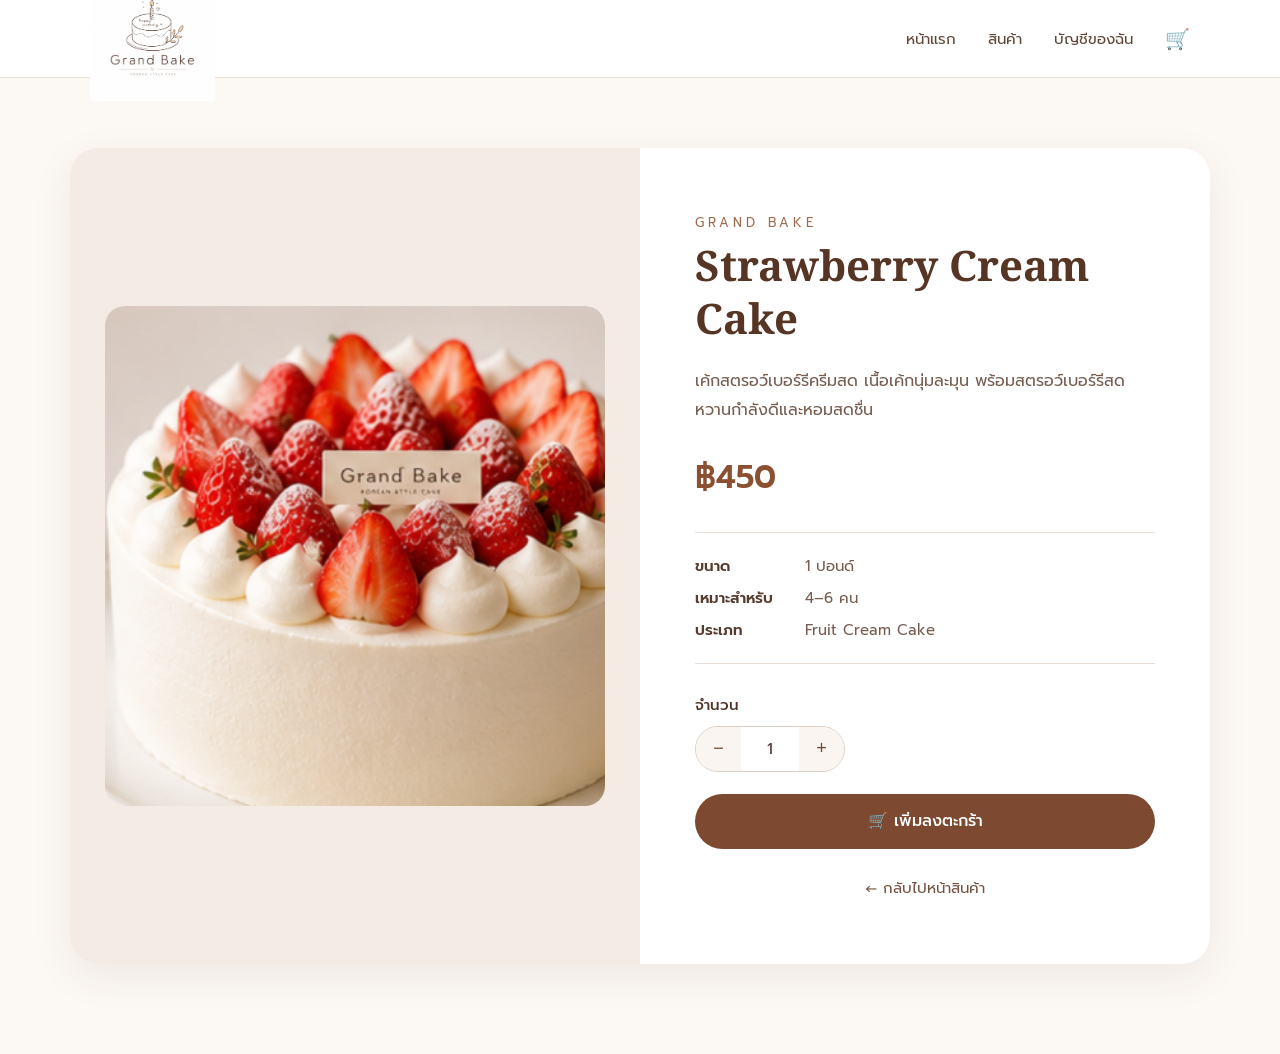
<file: detail.html>
<!DOCTYPE html>
<html lang="th">
<head>
    <meta charset="UTF-8">
    <meta name="viewport" content="width=device-width, initial-scale=1.0">

    <title>รายละเอียดสินค้า | Grand Bake</title>

    <link rel="preconnect" href="https://fonts.googleapis.com">
    <link rel="preconnect" href="https://fonts.gstatic.com" crossorigin>

    <link href="https://fonts.googleapis.com/css2?family=Noto+Serif+Thai:wght@400;500;600;700&family=Prompt:wght@300;400;500;600&display=swap" rel="stylesheet">

    <style>
        /* =========================
           RESET
        ========================= */

        * {
            box-sizing: border-box;
            margin: 0;
            padding: 0;
        }

        body {
            font-family: "Prompt", sans-serif;
            background: #fcf8f4;
            color: #4f3528;
        }

        a {
            text-decoration: none;
            color: inherit;
        }


        /* =========================
           NAVBAR
        ========================= */

        .navbar {
            width: 100%;
            height: 78px;
            background: #fff;
            border-bottom: 1px solid #eadfd7;

            display: flex;
            align-items: center;
            justify-content: space-between;

            padding: 0 7%;
        }

        .logo img {
            width: 125px;
            height: auto;
            display: block;
        }

        .menu {
            display: flex;
            align-items: center;
            gap: 32px;
        }

        .menu > a {
            font-size: 15px;
            color: #604638;
            transition: 0.2s;
        }

        .menu > a:hover {
            color: #9a5b3c;
        }

        .cart-icon {
            font-size: 20px !important;
        }


        /* =========================
           DETAIL
        ========================= */

        .detail-container {
            width: 100%;
            max-width: 1200px;
            margin: 0 auto;
            padding: 70px 30px 90px;
        }

        .detail-card {
            background: #fff;
            border-radius: 28px;
            overflow: hidden;

            display: grid;
            grid-template-columns: 1fr 1fr;

            box-shadow: 0 12px 40px rgba(80, 50, 35, 0.08);
        }


        /* =========================
           IMAGE
        ========================= */

        .detail-image {
            width: 100%;
            min-height: 580px;
            background: #f3ebe4;

            display: flex;
            align-items: center;
            justify-content: center;

            padding: 35px;
        }

        .detail-image img {
            width: 100%;
            max-width: 500px;
            height: 500px;

            object-fit: cover;

            border-radius: 20px;
            display: block;
        }


        /* =========================
           CONTENT
        ========================= */

        .detail-content {
            padding: 65px 55px;

            display: flex;
            flex-direction: column;
            justify-content: center;
        }

        .detail-brand {
            font-size: 13px;
            letter-spacing: 4px;
            color: #a16b50;
            margin-bottom: 12px;
        }

        .detail-title {
            font-family: "Noto Serif Thai", serif;
            font-size: 42px;
            line-height: 1.25;
            color: #563525;
            margin-bottom: 18px;
        }

        .detail-description {
            font-size: 16px;
            line-height: 1.8;
            color: #765d50;
            margin-bottom: 28px;
        }

        .detail-price {
            font-size: 32px;
            font-weight: 600;
            color: #8b4f32;
            margin-bottom: 30px;
        }


        /* =========================
           INFO
        ========================= */

        .detail-info {
            border-top: 1px solid #eadfd7;
            border-bottom: 1px solid #eadfd7;

            padding: 22px 0;
            margin-bottom: 30px;
        }

        .info-row {
            display: flex;
            gap: 10px;
            margin-bottom: 10px;

            font-size: 15px;
        }

        .info-row:last-child {
            margin-bottom: 0;
        }

        .info-label {
            font-weight: 600;
            min-width: 100px;
            color: #573c2f;
        }

        .info-value {
            color: #765d50;
        }


        /* =========================
           QUANTITY
        ========================= */

        .quantity-title {
            font-size: 15px;
            font-weight: 500;
            margin-bottom: 10px;
        }

        .quantity {
            width: 150px;
            height: 46px;

            display: flex;
            align-items: center;

            border: 1px solid #ddcec3;
            border-radius: 30px;
            overflow: hidden;

            margin-bottom: 22px;
        }

        .quantity button {
            width: 45px;
            height: 100%;

            border: none;
            background: #faf5f0;

            color: #714936;
            font-size: 18px;

            cursor: pointer;
        }

        .quantity button:hover {
            background: #eee2d8;
        }

        .quantity span {
            flex: 1;
            text-align: center;
            font-size: 16px;
        }


        /* =========================
           ADD CART
        ========================= */

        .add-cart {
            width: 100%;
            height: 55px;

            border: none;
            border-radius: 30px;

            background: #7d4930;
            color: white;

            font-family: "Prompt", sans-serif;
            font-size: 16px;
            font-weight: 500;

            cursor: pointer;
            transition: 0.25s;
        }

        .add-cart:hover {
            background: #633822;
            transform: translateY(-2px);
        }


        /* =========================
           BACK BUTTON
        ========================= */

        .back-products {
            display: block;
            text-align: center;

            margin-top: 28px;

            color: #765444;
            font-size: 15px;
        }

        .back-products:hover {
            color: #9a5b3c;
        }


        /* =========================
           MOBILE
        ========================= */

        @media (max-width: 900px) {

            .navbar {
                padding: 0 25px;
            }

            .menu {
                gap: 15px;
            }

            .menu > a:not(.cart-icon) {
                display: none;
            }

            .detail-container {
                padding: 35px 18px 60px;
            }

            .detail-card {
                grid-template-columns: 1fr;
            }

            .detail-image {
                min-height: auto;
                padding: 20px;
            }

            .detail-image img {
                height: auto;
                max-height: 450px;
            }

            .detail-content {
                padding: 40px 28px;
            }

            .detail-title {
                font-size: 32px;
            }
        }


        @media (max-width: 500px) {

            .logo img {
                width: 105px;
            }

            .detail-title {
                font-size: 28px;
            }

            .detail-price {
                font-size: 28px;
            }

            .detail-content {
                padding: 30px 20px;
            }

        }

    </style>
</head>

<body>


    <!-- =========================
         NAVBAR
    ========================== -->

    <nav class="navbar">

        <div class="logo">
            <a href="index.html">
                <img src="logo.jpg" alt="Grand Bake">
            </a>
        </div>

        <div class="menu">

            <a href="index.html">หน้าแรก</a>

            <a href="products.html">
                สินค้า
            </a>

            <a href="profile.php">
                บัญชีของฉัน
            </a>

            <a href="cart.html" class="cart-icon">
                🛒
            </a>

        </div>

    </nav>


    <!-- =========================
         DETAIL
    ========================== -->

    <main class="detail-container">

        <div class="detail-card">


            <!-- IMAGE -->

            <div class="detail-image">

                <img
                    id="cakeImage"
                    src="cake1.png"
                    alt="Strawberry Cream Cake"
                >

            </div>


            <!-- CONTENT -->

            <div class="detail-content">

                <div class="detail-brand">
                    GRAND BAKE
                </div>

                <h1
                    class="detail-title"
                    id="cakeName"
                >
                    Strawberry Cream Cake
                </h1>

                <p
                    class="detail-description"
                    id="cakeDescription"
                >
                    เค้กสตรอว์เบอร์รีครีมสด
                    เนื้อเค้กนุ่มละมุน
                    พร้อมสตรอว์เบอร์รีสด
                    หวานกำลังดีและหอมสดชื่น
                </p>

                <div
                    class="detail-price"
                    id="cakePrice"
                >
                    ฿450
                </div>


                <!-- INFO -->

                <div class="detail-info">

                    <div class="info-row">
                        <span class="info-label">
                            ขนาด
                        </span>

                        <span class="info-value">
                            1 ปอนด์
                        </span>
                    </div>


                    <div class="info-row">
                        <span class="info-label">
                            เหมาะสำหรับ
                        </span>

                        <span class="info-value">
                            4–6 คน
                        </span>
                    </div>


                    <div class="info-row">
                        <span class="info-label">
                            ประเภท
                        </span>

                        <span
                            class="info-value"
                            id="cakeType"
                        >
                            Korean Style Cake
                        </span>
                    </div>

                </div>


                <!-- QUANTITY -->

                <div class="quantity-title">
                    จำนวน
                </div>

                <div class="quantity">

                    <button
                        type="button"
                        onclick="changeQuantity(-1)"
                    >
                        −
                    </button>

                    <span id="quantity">
                        1
                    </span>

                    <button
                        type="button"
                        onclick="changeQuantity(1)"
                    >
                        +
                    </button>

                </div>


                <!-- ADD CART -->

                <button
                    type="button"
                    class="add-cart"
                    onclick="addToCart()"
                >
                    🛒 เพิ่มลงตะกร้า
                </button>


                <a
                    href="products.html"
                    class="back-products"
                >
                    ← กลับไปหน้าสินค้า
                </a>

            </div>

        </div>

    </main>


    <!-- =========================
         JAVASCRIPT
    ========================== -->

    <script>

       const cakes = {

    1: {
        name: "Strawberry Cream Cake",
        image: "cake1.png",
        price: 450,
        description: "เค้กสตรอว์เบอร์รีครีมสด เนื้อเค้กนุ่มละมุน พร้อมสตรอว์เบอร์รีสด หวานกำลังดีและหอมสดชื่น",
        type: "Fruit Cream Cake"
    },

    2: {
        name: "Chocolate Fudge Cake",
        image: "cake2.png",
        price: 490,
        description: "เค้กช็อกโกแลตเนื้อเข้มข้น นุ่มละมุน พร้อมซอสช็อกโกแลตฟัดจ์ รสชาติกลมกล่อม",
        type: "Chocolate Cake"
    },

    3: {
        name: "Blueberry Cream Cake",
        image: "cake3.png",
        price: 470,
        description: "เค้กครีมบลูเบอร์รี เนื้อเค้กนุ่ม หอมครีมสด พร้อมบลูเบอร์รีรสเปรี้ยวหวาน",
        type: "Fruit Cream Cake"
    },

    4: {
        name: "Chocolate Cake",
        image: "cake4.png",
        price: 490,
        description: "เค้กช็อกโกแลตเนื้อนุ่ม หอมโกโก้ รสชาติเข้มข้น เหมาะสำหรับคนรักช็อกโกแลต",
        type: "Chocolate Cake"
    },

    5: {
        name: "Mango Cream Cake",
        image: "cake5.png",
        price: 480,
        description: "เค้กครีมมะม่วง เนื้อนุ่มละมุน พร้อมมะม่วงหวานหอม สดชื่นและรับประทานง่าย",
        type: "Fruit Cream Cake"
    },

    6: {
        name: "Matcha Cream Cake",
        image: "cake6.png",
        price: 490,
        description: "เค้กมัทฉะครีมสด กลิ่นหอมของชาเขียวญี่ปุ่น รสละมุนเข้ากันอย่างลงตัว",
        type: "Korean Style Cake"
    },

    7: {
        name: "Earl Grey Milk Cake",
        image: "cake7.png",
        price: 480,
        description: "เค้กชาเอิร์ลเกรย์ครีมนม หอมกลิ่นชาอ่อน ๆ เนื้อนุ่มละมุน เหมาะสำหรับคนชอบรสชาติที่เบาสบาย",
        type: "Korean Style Cake"
    },

    8: {
        name: "Basque Cheesecake",
        image: "cake8.png",
        price: 520,
        description: "ชีสเค้กหน้าไหม้สไตล์บาสก์ เนื้อด้านในเนียนนุ่ม หอมชีส รสชาติเข้มข้นกำลังดี",
        type: "Cheesecake"
    },

    9: {
        name: "Caramel Butter Cake",
        image: "cake9.png",
        price: 450,
        description: "เค้กเนยคาราเมล หอมเนยและคาราเมล รสหวานกำลังดี เนื้อนุ่มรับประทานง่าย",
        type: "Butter Cake"
    },

    10: {
        name: "Vanilla Cloud Cake",
        image: "cake10.png",
        price: 460,
        description: "เค้กวานิลลาครีมสด เนื้อนุ่มฟูนุ่มเหมือนก้อนเมฆ หอมวานิลลาและครีมสด",
        type: "Korean Style Cake"
    }

};


        /* =========================
           GET CAKE FROM URL
        ========================== */

        const params = new URLSearchParams(
            window.location.search
        );

        const cakeId = params.get("cake") || "1";

        const cake = cakes[cakeId] || cakes[1];
        console.log("cakeId =", cakeId);
        console.log("cake =", cake);


        /* =========================
           SHOW DATA
        ========================== */

        document.getElementById("cakeImage").src =
            cake.image;

        document.getElementById("cakeImage").alt =
            cake.name;

        document.getElementById("cakeName").textContent =
            cake.name;

        document.getElementById("cakeDescription").textContent =
            cake.description;

        document.getElementById("cakePrice").textContent =
            "฿" + cake.price;

        document.getElementById("cakeType").textContent =
            cake.type;


        /* =========================
           QUANTITY
        ========================== */

        let quantity = 1;

        function changeQuantity(amount) {

            quantity += amount;

            if (quantity < 1) {
                quantity = 1;
            }

            document.getElementById("quantity").textContent =
                quantity;
        }


        /* =========================
           ADD CART
        ========================== */

function addToCart() {

    const quantity =
        Number(document.getElementById("quantity").textContent);

    const productId =
        Number(cakeId);

    const cart =
        JSON.parse(
            localStorage.getItem("grandBakeCart")
        ) || [];

    const existingProduct =
        cart.find(item => item.id === productId);

    if (existingProduct) {

        existingProduct.quantity += quantity;

    } else {

        cart.push({

            id: productId,

            name: cake.name,

            price: cake.price,

            image: cake.image,

            quantity: quantity

        });

    }

    localStorage.setItem(
        "grandBakeCart",
        JSON.stringify(cart)
    );

    if (window.updateCartBadge) {
        window.updateCartBadge();
    }

    alert(
        cake.name +
        " ถูกเพิ่มลงในตะกร้าแล้ว 🛒"
    );

}

    </script>

    <!-- CART BADGE -->
    <script src="cart-badge.js"></script>

</body>
</html>
</file>
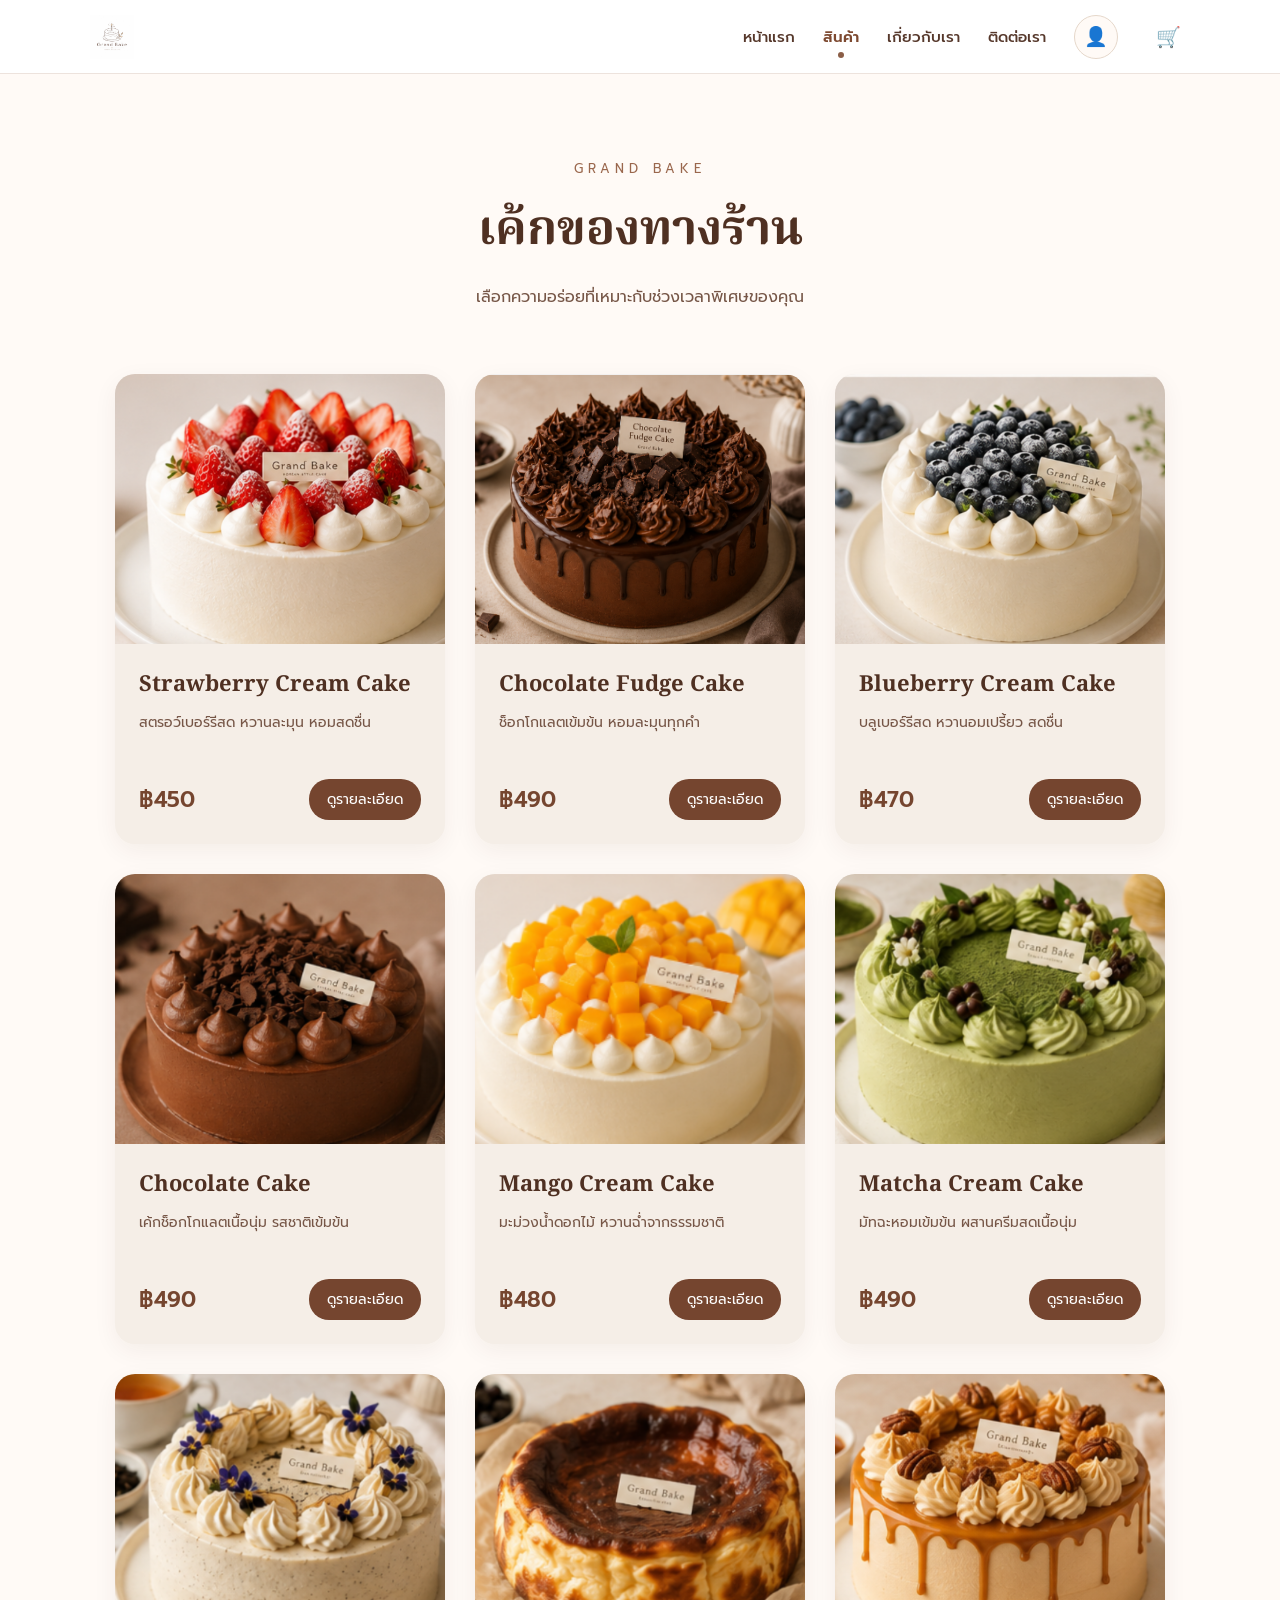
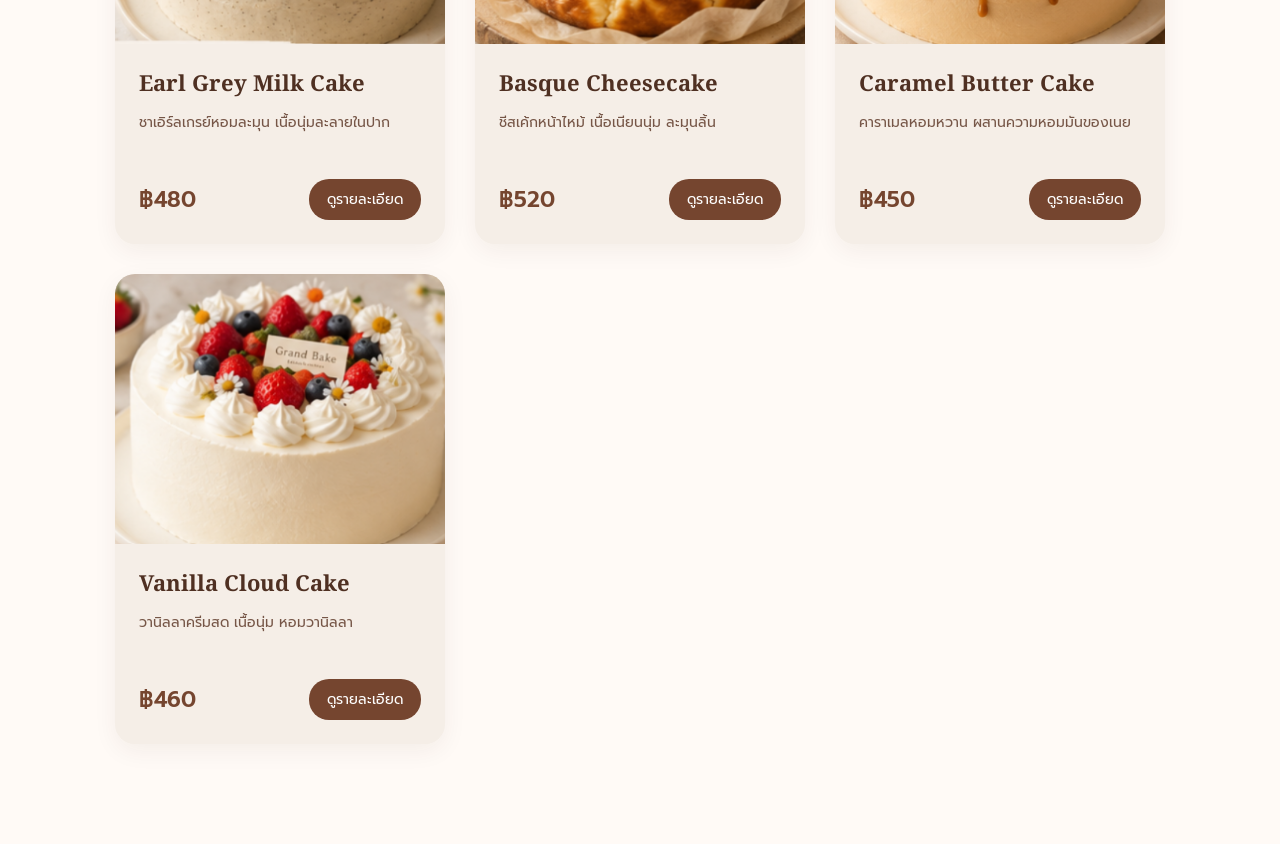
<file: products.html>
<!DOCTYPE html>
<html lang="th">

<head>

    <meta charset="UTF-8">

    <meta name="viewport" content="width=device-width, initial-scale=1.0">

    <title>สินค้า | Grand Bake</title>

    <!-- Google Fonts -->
    <link rel="preconnect" href="https://fonts.googleapis.com">
    <link rel="preconnect" href="https://fonts.gstatic.com" crossorigin>

    <link
        href="https://fonts.googleapis.com/css2?family=Noto+Serif+Thai:wght@400;500;600;700&family=Prompt:wght@300;400;500;600&display=swap"
        rel="stylesheet"
    >

    <!-- CSS -->
    <link rel="stylesheet" href="style.css">

</head>

<body>


<!-- ================= NAVBAR ================= -->

<nav class="navbar">

    <!-- LOGO -->
    <div class="logo">

        <a href="index.html">

            <img
                src="logo.jpg"
                alt="Grand Bake Logo"
            >

        </a>

    </div>


    <!-- MENU -->
    <div class="menu">

        <a href="index.html">
            หน้าแรก
        </a>

        <a
            href="products.html"
            class="active"
        >
            สินค้า
        </a>

        <a href="#">
            เกี่ยวกับเรา
        </a>

        <a href="#">
            ติดต่อเรา
        </a>


        <!-- ACCOUNT -->
        <div class="account-box">

            <button
                type="button"
                class="account-button"
                id="accountButton"
                aria-label="บัญชีผู้ใช้"
            >
                👤
            </button>


            <!-- ACCOUNT DROPDOWN -->
            <div
                class="account-dropdown"
                id="accountDropdown"
            >

                <div class="account-header">

                    <div class="account-avatar">
                        👤
                    </div>

                    <div>

                        <div class="account-title">
                            บัญชีสมาชิก
                        </div>

                        <div class="account-subtitle">
                            Grand Bake
                        </div>

                    </div>

                </div>


                <div class="account-divider"></div>


                <!-- PROFILE -->
                <a href="profile.php">

                    <span class="account-item-icon">
                        👤
                    </span>

                    <span class="account-item-text">

                        <strong>
                            ดูบัญชีของฉัน
                        </strong>

                        <small>
                            จัดการข้อมูลส่วนตัว
                        </small>

                    </span>

                </a>


                <!-- LOGIN -->
                <a href="login.php">

                    <span class="account-item-icon">
                        🔑
                    </span>

                    <span class="account-item-text">

                        <strong>
                            เข้าสู่ระบบ
                        </strong>

                        <small>
                            เข้าสู่บัญชีของคุณ
                        </small>

                    </span>

                </a>


                <!-- REGISTER -->
                <a href="register.php">

                    <span class="account-item-icon">
                        📝
                    </span>

                    <span class="account-item-text">

                        <strong>
                            สมัครสมาชิก
                        </strong>

                        <small>
                            สร้างบัญชีใหม่
                        </small>

                    </span>

                </a>

            </div>

        </div>


        <!-- CART -->
        <a
            href="cart.html"
            class="cart-icon"
            aria-label="ตะกร้าสินค้า"
        >
            🛒
        </a>

    </div>

</nav>


<!-- ================= PRODUCTS HEADER ================= -->

<section class="products-header">

    <p class="products-eyebrow">
        GRAND BAKE
    </p>

    <h1>
        เค้กของทางร้าน
    </h1>

    <p>
        เลือกความอร่อยที่เหมาะกับช่วงเวลาพิเศษของคุณ
    </p>

</section>


<!-- ================= PRODUCTS ================= -->

<!-- ================= PRODUCTS ================= -->

<section class="products">


    <!-- 1 STRAWBERRY -->

    <div class="product-card">

        <img
            src="cake1.png"
            alt="Strawberry Cream Cake"
        >

        <div class="product-content">

            <h2>
                Strawberry Cream Cake
            </h2>

            <p>
                สตรอว์เบอร์รีสด
                หวานละมุน หอมสดชื่น
            </p>

            <div class="product-bottom">

                <span class="price">
                    ฿450
                </span>

                <a
                    href="detail.html?cake=1"
                    class="detail-button"
                >
                    ดูรายละเอียด
                </a>

            </div>

        </div>

    </div>


    <!-- 2 CHOCOLATE FUDGE -->

    <div class="product-card">

        <img
            src="cake2.png"
            alt="Chocolate Fudge Cake"
        >

        <div class="product-content">

            <h2>
                Chocolate Fudge Cake
            </h2>

            <p>
                ช็อกโกแลตเข้มข้น
                หอมละมุนทุกคำ
            </p>

            <div class="product-bottom">

                <span class="price">
                    ฿490
                </span>

                <a
                    href="detail.html?cake=2"
                    class="detail-button"
                >
                    ดูรายละเอียด
                </a>

            </div>

        </div>

    </div>


    <!-- 3 BLUEBERRY -->

    <div class="product-card">

        <img
            src="cake3.png"
            alt="Blueberry Cream Cake"
        >

        <div class="product-content">

            <h2>
                Blueberry Cream Cake
            </h2>

            <p>
                บลูเบอร์รีสด
                หวานอมเปรี้ยว สดชื่น
            </p>

            <div class="product-bottom">

                <span class="price">
                    ฿470
                </span>

                <a
                    href="detail.html?cake=3"
                    class="detail-button"
                >
                    ดูรายละเอียด
                </a>

            </div>

        </div>

    </div>


    <!-- 4 CHOCOLATE -->

    <div class="product-card">

        <img
            src="cake4.png"
            alt="Chocolate Cake"
        >

        <div class="product-content">

            <h2>
                Chocolate Cake
            </h2>

            <p>
                เค้กช็อกโกแลตเนื้อนุ่ม
                รสชาติเข้มข้น
            </p>

            <div class="product-bottom">

                <span class="price">
                    ฿490
                </span>

                <a
                    href="detail.html?cake=4"
                    class="detail-button"
                >
                    ดูรายละเอียด
                </a>

            </div>

        </div>

    </div>


    <!-- 5 MANGO -->

    <div class="product-card">

        <img
            src="cake5.png"
            alt="Mango Cream Cake"
        >

        <div class="product-content">

            <h2>
                Mango Cream Cake
            </h2>

            <p>
                มะม่วงน้ำดอกไม้
                หวานฉ่ำจากธรรมชาติ
            </p>

            <div class="product-bottom">

                <span class="price">
                    ฿480
                </span>

                <a
                    href="detail.html?cake=5"
                    class="detail-button"
                >
                    ดูรายละเอียด
                </a>

            </div>

        </div>

    </div>


    <!-- 6 MATCHA -->

    <div class="product-card">

        <img
            src="cake6.png"
            alt="Matcha Cream Cake"
        >

        <div class="product-content">

            <h2>
                Matcha Cream Cake
            </h2>

            <p>
                มัทฉะหอมเข้มข้น
                ผสานครีมสดเนื้อนุ่ม
            </p>

            <div class="product-bottom">

                <span class="price">
                    ฿490
                </span>

                <a
                    href="detail.html?cake=6"
                    class="detail-button"
                >
                    ดูรายละเอียด
                </a>

            </div>

        </div>

    </div>


    <!-- 7 EARL GREY -->

    <div class="product-card">

        <img
            src="cake7.png"
            alt="Earl Grey Milk Cake"
        >

        <div class="product-content">

            <h2>
                Earl Grey Milk Cake
            </h2>

            <p>
                ชาเอิร์ลเกรย์หอมละมุน
                เนื้อนุ่มละลายในปาก
            </p>

            <div class="product-bottom">

                <span class="price">
                    ฿480
                </span>

                <a
                    href="detail.html?cake=7"
                    class="detail-button"
                >
                    ดูรายละเอียด
                </a>

            </div>

        </div>

    </div>


    <!-- 8 BASQUE -->

    <div class="product-card">

        <img
            src="cake8.png"
            alt="Basque Cheesecake"
        >

        <div class="product-content">

            <h2>
                Basque Cheesecake
            </h2>

            <p>
                ชีสเค้กหน้าไหม้
                เนื้อเนียนนุ่ม ละมุนลิ้น
            </p>

            <div class="product-bottom">

                <span class="price">
                    ฿520
                </span>

                <a
                    href="detail.html?cake=8"
                    class="detail-button"
                >
                    ดูรายละเอียด
                </a>

            </div>

        </div>

    </div>


    <!-- 9 CARAMEL -->

    <div class="product-card">

        <img
            src="cake9.png"
            alt="Caramel Butter Cake"
        >

        <div class="product-content">

            <h2>
                Caramel Butter Cake
            </h2>

            <p>
                คาราเมลหอมหวาน
                ผสานความหอมมันของเนย
            </p>

            <div class="product-bottom">

                <span class="price">
                    ฿450
                </span>

                <a
                    href="detail.html?cake=9"
                    class="detail-button"
                >
                    ดูรายละเอียด
                </a>

            </div>

        </div>

    </div>


    <!-- 10 VANILLA -->

    <div class="product-card">

        <img
            src="cake10.png"
            alt="Vanilla Cloud Cake"
        >

        <div class="product-content">

            <h2>
                Vanilla Cloud Cake
            </h2>

            <p>
                วานิลลาครีมสด
                เนื้อนุ่ม หอมวานิลลา
            </p>

            <div class="product-bottom">

                <span class="price">
                    ฿460
                </span>

                <a
                    href="detail.html?cake=10"
                    class="detail-button"
                >
                    ดูรายละเอียด
                </a>

            </div>

        </div>

    </div>


</section>

<!-- ================= ACCOUNT JAVASCRIPT ================= -->

<script>

const accountButton =
    document.getElementById("accountButton");

const accountDropdown =
    document.getElementById("accountDropdown");


accountButton.addEventListener("click", function(event) {

    event.stopPropagation();

    accountDropdown.classList.toggle("account-open");

});


document.addEventListener("click", function(event) {

    if (
        !accountDropdown.contains(event.target) &&
        !accountButton.contains(event.target)
    ) {

        accountDropdown.classList.remove("account-open");

    }

// ตรวจสอบสถานะการเข้าสู่ระบบแบบไดนามิก
fetch("check_auth.php")
    .then(function(res) { return res.json(); })
    .then(function(data) {
        if (data.isLoggedIn) {
            const dropdown = document.getElementById("accountDropdown");
            if (dropdown) {
                const title = dropdown.querySelector(".account-title");
                if (title && data.userName) {
                    title.textContent = data.userName;
                }
                const oldLinks = dropdown.querySelectorAll("a");
                oldLinks.forEach(function(link) {
                    link.remove();
                });

                const profileLink = document.createElement("a");
                profileLink.href = "profile.php";
                profileLink.className = "account-link";
                profileLink.innerHTML = `
                    <span class="account-item-icon">👤</span>
                    <span class="account-item-text">
                        <strong>ดูบัญชีของฉัน</strong>
                        <small>จัดการข้อมูลส่วนตัว</small>
                    </span>
                `;

                const logoutLink = document.createElement("a");
                logoutLink.href = "logout.php";
                logoutLink.className = "account-link";
                logoutLink.innerHTML = `
                    <span class="account-item-icon">🚪</span>
                    <span class="account-item-text">
                        <strong>ออกจากระบบ</strong>
                        <small>ออกจากบัญชีของคุณ</small>
                    </span>
                `;

                dropdown.appendChild(profileLink);
                dropdown.appendChild(logoutLink);
            }
        }
    })
    .catch(function(err) {});

</script>


</body>

</html>
</file>
<file: style.css>
/* GRAND BAKE CLEAN STYLE */
@import url('https://fonts.googleapis.com/css2?family=Noto+Serif+Thai:wght@400;500;600;700&family=Prompt:wght@300;400;500;600&display=swap');
:root{--bg:#fffaf6;--brown:#56382b;--brown2:#75452f;--light:#765647}
*{margin:0;padding:0;box-sizing:border-box}body{font-family:"Prompt",sans-serif;background:var(--bg);color:var(--brown)}button,input,textarea{font-family:inherit}a{color:inherit}
/* ==========================================
   NAVBAR (UNIFIED & RESPONSIVE)
========================================== */
.navbar {
    width: 100%;
    height: 74px;
    padding: 0 7%;
    display: flex;
    align-items: center;
    justify-content: space-between;
    background: rgba(255, 255, 255, 0.94);
    backdrop-filter: blur(14px);
    -webkit-backdrop-filter: blur(14px);
    border-bottom: 1px solid rgba(234, 223, 215, 0.85);
    position: sticky;
    top: 0;
    z-index: 1000;
    transition: box-shadow 0.25s ease, height 0.25s ease;
}
.navbar.navbar-scrolled {
    box-shadow: 0 4px 20px rgba(70, 45, 30, 0.06);
}
.logo a {
    display: flex;
    align-items: center;
}
.logo img {
    height: 44px;
    width: auto;
    display: block;
    object-fit: contain;
}
.menu {
    display: flex;
    align-items: center;
    gap: 28px;
}
.menu > a:not(.cart-icon) {
    position: relative;
    padding: 8px 0;
    color: var(--brown);
    text-decoration: none;
    font-size: 15px;
    font-weight: 500;
    white-space: nowrap;
    transition: color 0.2s ease;
}
.menu > a:not(.cart-icon):hover {
    color: #9a5b3c;
}
.menu > a.active {
    color: #7d4930;
    font-weight: 600;
}
.menu > a.active:after {
    content: "";
    position: absolute;
    left: 50%;
    bottom: -2px;
    width: 6px;
    height: 6px;
    border-radius: 50%;
    background: #8b5e47;
    transform: translateX(-50%);
}

/* ACCOUNT BUTTON & DROPDOWN */
.account-box {
    position: relative;
    display: flex;
    align-items: center;
}
.account-button {
    width: 44px;
    height: 44px;
    padding: 0;
    border: 1px solid #e5d7ca;
    border-radius: 50%;
    background: #fffaf6;
    color: #68432f;
    display: flex;
    align-items: center;
    justify-content: center;
    font-size: 19px;
    cursor: pointer;
    transition: all 0.2s ease;
    touch-action: manipulation;
}
.account-button:hover {
    background: #f5e9df;
    border-color: #d7c3b2;
    transform: translateY(-1px);
}
.account-dropdown {
    position: absolute;
    top: calc(100% + 12px);
    right: 0;
    width: 285px;
    padding: 14px;
    display: none;
    background: #fff;
    border: 1px solid #eadfd5;
    border-radius: 18px;
    box-shadow: 0 16px 45px rgba(70, 45, 30, 0.14);
    z-index: 99999;
}
.account-dropdown.account-open {
    display: block !important;
    animation: dropdownIn 0.2s cubic-bezier(0.16, 1, 0.3, 1);
}
@keyframes dropdownIn {
    from { opacity: 0; transform: translateY(-8px); }
    to { opacity: 1; transform: translateY(0); }
}
.account-header {
    display: flex;
    align-items: center;
    gap: 12px;
    padding: 4px 4px 14px;
}
.account-avatar {
    width: 44px;
    height: 44px;
    flex: 0 0 44px;
    border-radius: 50%;
    background: #f4e8dd;
    display: flex;
    align-items: center;
    justify-content: center;
    font-size: 20px;
}
.account-title {
    font-family: "Noto Serif Thai", serif;
    font-size: 16px;
    font-weight: 600;
    color: #4d2e20;
}
.account-subtitle {
    margin-top: 2px;
    font-size: 12px;
    color: #9a8171;
}
.account-divider {
    height: 1px;
    margin: 0 0 8px;
    background: #eee3da;
}
.account-dropdown .account-link {
    width: 100%;
    min-height: 48px;
    padding: 8px 10px;
    margin: 2px 0;
    display: flex;
    align-items: center;
    gap: 12px;
    border-radius: 10px;
    text-decoration: none;
    transition: background 0.2s;
}
.account-dropdown .account-link:hover {
    background: #faf3ed;
}
.account-item-icon {
    width: 34px;
    height: 34px;
    flex: 0 0 34px;
    border-radius: 9px;
    background: #f5e9df;
    display: flex;
    align-items: center;
    justify-content: center;
    font-size: 16px;
}
.account-item-text {
    display: flex;
    flex-direction: column;
    gap: 2px;
    text-align: left;
}
.account-item-text strong {
    font-size: 13.5px;
    font-weight: 500;
    color: #4d2e20;
}
.account-item-text small {
    font-size: 11px;
    color: #9a8171;
}

/* CART ICON */
.cart-icon {
    width: 44px;
    height: 44px;
    display: flex;
    align-items: center;
    justify-content: center;
    border-radius: 50%;
    text-decoration: none;
    font-size: 20px;
    transition: background 0.2s, transform 0.2s;
    touch-action: manipulation;
}
.cart-icon:hover {
    background: #f8f1ea;
    transform: translateY(-1px);
}

/* HAMBURGER TOGGLE BUTTON */
.nav-toggle {
    display: none;
    width: 44px;
    height: 44px;
    padding: 0;
    border: 1px solid #ebdcd0;
    border-radius: 12px;
    background: #fffaf6;
    cursor: pointer;
    align-items: center;
    justify-content: center;
    transition: all 0.2s ease;
    touch-action: manipulation;
    z-index: 1001;
}
.nav-toggle:hover {
    background: #f5ebe0;
    border-color: #dcc7b5;
}
.nav-toggle:active {
    transform: scale(0.95);
}
.hamburger-box {
    width: 20px;
    height: 14px;
    position: relative;
    display: flex;
    flex-direction: column;
    justify-content: space-between;
}
.hamburger-bar {
    display: block;
    width: 100%;
    height: 2px;
    background: #56382b;
    border-radius: 2px;
    transition: transform 0.25s ease, opacity 0.2s ease;
}
.nav-toggle.toggle-active .hamburger-bar:nth-child(1) {
    transform: translateY(6px) rotate(45deg);
}
.nav-toggle.toggle-active .hamburger-bar:nth-child(2) {
    opacity: 0;
}
.nav-toggle.toggle-active .hamburger-bar:nth-child(3) {
    transform: translateY(-6px) rotate(-45deg);
}

/* MOBILE DRAWER & BACKDROP */
.drawer-backdrop {
    position: fixed;
    top: 0;
    left: 0;
    right: 0;
    bottom: 0;
    background: rgba(45, 25, 15, 0.48);
    backdrop-filter: blur(4px);
    -webkit-backdrop-filter: blur(4px);
    z-index: 1998;
    opacity: 0;
    visibility: hidden;
    transition: opacity 0.3s cubic-bezier(0.16, 1, 0.3, 1), visibility 0.3s;
}
.drawer-backdrop.backdrop-open {
    opacity: 1;
    visibility: visible;
}
.mobile-drawer {
    position: fixed;
    top: 0;
    right: 0;
    bottom: 0;
    width: min(340px, 86vw);
    background: #fffdfa;
    z-index: 1999;
    box-shadow: -10px 0 35px rgba(55, 30, 15, 0.16);
    display: flex;
    flex-direction: column;
    transform: translateX(100%);
    transition: transform 0.32s cubic-bezier(0.16, 1, 0.3, 1);
    padding: max(16px, env(safe-area-inset-top)) 0 max(20px, env(safe-area-inset-bottom));
    overflow-y: auto;
    -webkit-overflow-scrolling: touch;
}
.mobile-drawer.drawer-open {
    transform: translateX(0);
}
body.nav-drawer-active {
    overflow: hidden !important;
}

.drawer-header {
    display: flex;
    align-items: center;
    justify-content: space-between;
    padding: 8px 20px 16px;
    border-bottom: 1px solid #eee2d7;
}
.drawer-brand {
    display: flex;
    align-items: center;
    gap: 10px;
    text-decoration: none;
}
.drawer-brand img {
    width: 36px;
    height: 36px;
    border-radius: 50%;
    object-fit: cover;
}
.drawer-brand span {
    font-family: "Noto Serif Thai", serif;
    font-size: 17px;
    font-weight: 600;
    color: #513322;
}
.drawer-close {
    width: 38px;
    height: 38px;
    border: none;
    border-radius: 50%;
    background: #f5ebe0;
    color: #68432f;
    font-size: 16px;
    cursor: pointer;
    display: flex;
    align-items: center;
    justify-content: center;
    transition: background 0.2s, transform 0.2s;
    touch-action: manipulation;
}
.drawer-close:hover {
    background: #ebdcd0;
}
.drawer-close:active {
    transform: scale(0.92);
}

.drawer-body {
    padding: 16px 20px 24px;
    display: flex;
    flex-direction: column;
    gap: 18px;
}
.drawer-user-card {
    background: #fbf5ee;
    border: 1px solid #eadcd0;
    border-radius: 16px;
    padding: 14px;
}
.drawer-user-info {
    display: flex;
    align-items: center;
    gap: 12px;
    padding-bottom: 12px;
    border-bottom: 1px solid #ebdcd0;
}
.drawer-user-avatar {
    width: 42px;
    height: 42px;
    border-radius: 50%;
    background: #f0e2d3;
    display: flex;
    align-items: center;
    justify-content: center;
    font-size: 18px;
}
.drawer-user-name {
    font-family: "Noto Serif Thai", serif;
    font-size: 15px;
    font-weight: 600;
    color: #4b3223;
}
.drawer-user-sub {
    font-size: 11.5px;
    color: #927867;
}
.drawer-user-actions {
    display: flex;
    flex-direction: column;
    gap: 4px;
    margin-top: 10px;
}
.drawer-btn-sub {
    padding: 8px 10px;
    border-radius: 8px;
    font-size: 13px;
    color: #5b3d2c;
    text-decoration: none;
    display: flex;
    align-items: center;
    gap: 8px;
    transition: background 0.2s;
}
.drawer-btn-sub:hover {
    background: #f3e5d7;
}
.drawer-btn-sub.drawer-logout {
    color: #a72727;
}

.drawer-guest-box {
    display: flex;
    flex-direction: column;
    gap: 10px;
}
.guest-text strong {
    font-size: 14px;
    color: #4d3324;
    display: block;
}
.guest-text small {
    font-size: 11.5px;
    color: #8c7263;
}
.guest-buttons {
    display: grid;
    grid-template-columns: 1fr 1fr;
    gap: 8px;
    margin-top: 4px;
}
.btn-guest-login {
    background: #7d4930;
    color: white;
    padding: 9px 12px;
    border-radius: 10px;
    font-size: 13px;
    font-weight: 500;
    text-align: center;
    text-decoration: none;
    transition: background 0.2s;
}
.btn-guest-login:hover {
    background: #633822;
}
.btn-guest-register {
    background: #fff;
    color: #6d4b38;
    border: 1px solid #dfcfc2;
    padding: 9px 12px;
    border-radius: 10px;
    font-size: 13px;
    font-weight: 500;
    text-align: center;
    text-decoration: none;
    transition: background 0.2s;
}
.btn-guest-register:hover {
    background: #fbf4ee;
}

.drawer-nav {
    display: flex;
    flex-direction: column;
    gap: 6px;
}
.drawer-nav-item {
    display: flex;
    align-items: center;
    gap: 12px;
    padding: 13px 14px;
    border-radius: 14px;
    font-size: 14.5px;
    color: #513526;
    text-decoration: none;
    transition: background 0.2s, transform 0.15s;
    touch-action: manipulation;
}
.drawer-nav-item:hover {
    background: #f6ebe0;
    transform: translateX(2px);
}
.drawer-nav-item.active {
    background: #f2e2d3;
    color: #7d4930;
    font-weight: 600;
}
.drawer-icon {
    font-size: 17px;
    width: 24px;
    text-align: center;
}
.drawer-text {
    flex: 1;
}
.drawer-arrow {
    font-size: 18px;
    color: #bfa593;
}

.drawer-footer {
    margin-top: auto;
    padding-top: 14px;
    border-top: 1px solid #eee2d7;
    font-size: 11.5px;
    color: #9c8374;
    text-align: center;
}
.hero{min-height:500px;padding:55px 7% 40px;display:grid;grid-template-columns:.8fr 1.2fr;align-items:center;gap:50px}.hero-text{padding-left:30px}.small-title{margin-bottom:22px;color:#a77a5d;font-size:14px;letter-spacing:5px}.hero-text h1{margin-bottom:22px;color:#57372a;font-family:"Noto Serif Thai",serif;font-size:55px;line-height:1.25}.slogan{margin-bottom:35px;color:var(--light);font-size:19px}.buy-button{display:inline-flex;align-items:center;gap:20px;padding:16px 27px;background:#643d2b;color:#fff;border-radius:30px;text-decoration:none}.buy-button:hover{background:#8a5a43}
.cake-slider{position:relative;width:100%;height:360px}.slide{width:100%;height:360px;display:grid;grid-template-columns:.8fr 1.2fr;overflow:hidden;border-radius:25px;background:#eee6dd}.slide-info{padding:45px 25px 40px 50px;display:flex;flex-direction:column;justify-content:center;background:#f2e9df}.badge{width:max-content;margin-bottom:20px;padding:7px 14px;border-radius:20px;background:#704735;color:#fff;font-size:11px;letter-spacing:1px}.slide-info h2{margin-bottom:15px;font-family:"Noto Serif Thai",serif;font-size:31px;line-height:1.25}.line{width:120px;height:1px;margin-bottom:15px;background:#bda99a}.slide-info p{margin-bottom:15px;color:var(--light);font-size:15px;line-height:1.7}.slide-info h3{color:#5f3929;font-size:25px}.slide-image{width:100%;height:100%;overflow:hidden}.slide-image img{width:100%;height:100%;display:block;object-fit:cover}
.slider-button{position:absolute;top:50%;z-index:5;width:48px;height:48px;border:0;border-radius:50%;background:#fff;color:#684535;font-size:32px;cursor:pointer;transform:translateY(-50%)}.slider-button.prev{left:-24px}.slider-button.next{right:-24px}.slider-dots{position:absolute;left:50%;bottom:20px;display:flex;gap:9px;transform:translateX(-50%)}.dot{width:9px;height:9px;border-radius:50%;background:#d6c7bc;cursor:pointer}.dot.active{background:#6c4432}
.featured{padding:45px 7% 80px;text-align:center}.section-title>p{margin-bottom:10px;color:#a77a5d;font-size:13px;letter-spacing:5px}.section-title h2{margin-bottom:8px;color:#59392c;font-family:"Noto Serif Thai",serif;font-size:32px}.title-line{display:flex;justify-content:center;color:#b99580;margin:8px 0 25px}
.cake-list{display:grid;grid-template-columns:repeat(3,1fr);gap:30px;margin-top:25px}.cake-card{overflow:hidden;text-align:left;border-radius:20px;background:#f5eee7;box-shadow:0 5px 20px rgba(70,40,20,.05)}.cake-card:hover{transform:translateY(-5px)}.card-image{width:100%;height:210px;overflow:hidden}.card-image img{width:100%;height:100%;display:block;object-fit:cover}.card-content{padding:20px 22px}.card-content h3{margin-bottom:8px;color:#5b3a2d;font-family:"Noto Serif Thai",serif;font-size:19px}.card-content p{min-height:42px;margin-bottom:15px;color:#80695d;font-size:14px;line-height:1.6}.card-bottom{display:flex;align-items:center;justify-content:space-between}.card-bottom strong{color:#5c3828;font-size:21px}.card-bottom button{width:42px;height:42px;border:0;border-radius:50%;background:#d8b894;color:#fff;cursor:pointer}.all-products{display:inline-block;margin-top:35px;padding-bottom:5px;color:#654333;text-decoration:none;border-bottom:1px solid #654333}
.products-header{padding:85px 20px 45px;text-align:center}.products-eyebrow{margin-bottom:15px;color:#9a674d;font-size:13px;letter-spacing:5px}.products-header h1{margin-bottom:15px;color:#4f3022;font-family:"Noto Serif Thai",serif;font-size:48px}.products-header>p:last-child{color:#765647}.products{width:82%;max-width:1250px;margin:20px auto 100px;display:grid;grid-template-columns:repeat(3,1fr);gap:30px}.product-card{overflow:hidden;border-radius:20px;background:#f5eee7;box-shadow:0 7px 25px rgba(70,40,20,.06)}.product-card>img{width:100%;height:270px;display:block;object-fit:cover}.product-content{padding:24px}.product-content h2{margin-bottom:8px;color:#4f3022;font-family:"Noto Serif Thai",serif;font-size:22px}.product-content p{min-height:48px;color:#765647;font-size:14px;line-height:1.7}.product-bottom{display:flex;align-items:center;justify-content:space-between;margin-top:20px}.product-bottom .price{color:#75452f;font-size:22px;font-weight:600}.product-bottom button,.detail-button{display:inline-flex;align-items:center;justify-content:center;border:0;padding:10px 18px;border-radius:20px;background:#75452f;color:#fff;font-size:14px;text-decoration:none;cursor:pointer}.product-bottom button:hover,.detail-button:hover{background:#5d3726}
.product-detail{width:82%;max-width:1200px;margin:80px auto 120px;display:grid;grid-template-columns:1fr 1fr;gap:70px;align-items:center}.detail-image{overflow:hidden;border-radius:28px;background:#f3e9df}.detail-image img{width:100%;height:560px;display:block;object-fit:cover}.detail-info{padding:20px 10px}.detail-category,.detail-eyebrow{margin-bottom:20px;color:#9a6248;font-size:13px;letter-spacing:3px}.detail-info h1,.detail-content h1{margin:0;color:#4f3022;font-family:"Noto Serif Thai",serif;font-size:48px;line-height:1.25}.detail-line{width:70px;height:1px;margin:25px 0;background:#b99580}.detail-description{color:#765647;font-size:16px;line-height:1.9}.detail-price{margin:25px 0;color:#75452f;font-size:30px;font-weight:600}.detail-option{margin-top:25px}.detail-option label{display:block;margin-bottom:10px;color:#4f3022;font-size:15px;font-weight:500}.size-options{display:flex;gap:10px}.size-btn{padding:10px 18px;border:1px solid #d7c3b5;border-radius:20px;background:#fff;color:#75452f;cursor:pointer}.size-btn.active{background:#75452f;color:#fff}.quantity{display:flex;align-items:center;width:max-content;overflow:hidden;border:1px solid #d7c3b5;border-radius:20px}.quantity button{width:42px;height:40px;border:0;background:#fff;color:#75452f;font-size:20px;cursor:pointer}.quantity span,#quantity{width:45px;min-width:45px;text-align:center}.add-cart{width:100%;margin-top:35px;padding:16px;border:0;border-radius:30px;background:#75452f;color:#fff;font-size:16px;font-weight:500;cursor:pointer}.add-cart:hover{background:#5d3726}.back-products{display:block;margin-top:20px;text-align:center;color:#75452f;text-decoration:none;font-size:14px}
@media(max-width:1000px){.hero{grid-template-columns:1fr}.hero-text{padding-left:0;text-align:center}.cake-slider{max-width:800px;margin:auto}.cake-list,.products{grid-template-columns:repeat(2,1fr)}.product-detail{gap:40px}}
@media(max-width:700px){.navbar{height:80px;padding:8px 5%}.logo img{width:82px}.menu{gap:12px}.menu>a:not(.cart-icon){display:none}.account-button{width:40px;height:40px}.account-dropdown{right:-10px;width:270px}.hero{padding:40px 5%}.hero-text h1{font-size:40px}.slide{grid-template-columns:1fr;height:auto}.slide-info{min-height:280px;padding:30px}.slide-image{height:300px}.slider-button.prev{left:-8px}.slider-button.next{right:-8px}.cake-list,.products,.product-detail{grid-template-columns:1fr}.products,.product-detail{width:90%}.products-header h1{font-size:38px}.detail-image img{height:400px}.detail-info h1,.detail-content h1{font-size:38px}}
/* =================================
   CAKE RECOMMENDATION
================================= */

.cake-recommend {
    width: 100%;
    max-width: 1400px;
    margin: 0 auto;
    padding: 100px 7% 120px;
}

.recommend-header {
    text-align: center;
    margin-bottom: 35px;
}

.recommend-eyebrow {
    font-size: 13px;
    letter-spacing: 5px;
    color: #a36b50;
    margin-bottom: 12px;
}

.recommend-header h2 {
    font-family: "Noto Serif Thai", serif;
    font-size: 38px;
    color: #58382a;
    margin-bottom: 12px;
}

.recommend-subtitle {
    font-size: 15px;
    color: #80675a;
}


/* =================================
   FILTER BUTTONS
================================= */

.cake-filters {
    display: flex;
    justify-content: center;
    align-items: center;
    gap: 12px;
    margin-bottom: 45px;
    flex-wrap: wrap;
}

.cake-filter {
    border: 1px solid #dfcfc2;
    background: #fff;
    color: #694b3c;

    padding: 12px 24px;

    border-radius: 30px;

    font-family: "Prompt", sans-serif;
    font-size: 14px;

    cursor: pointer;

    transition: all 0.25s ease;
}

.cake-filter:hover {
    background: #f4e9df;
}

.cake-filter.active {
    background: #7d4930;
    border-color: #7d4930;
    color: #fff;
}


/* =================================
   CAKE GRID
================================= */

.recommend-grid {
    display: grid;
    grid-template-columns: repeat(3, 1fr);
    gap: 28px;
}


/* =================================
   CAKE CARD
================================= */

.recommend-card {
    background: #f5eee8;
    border-radius: 22px;
    overflow: hidden;

    box-shadow: 0 8px 25px rgba(80, 50, 35, 0.06);

    transition:
        transform 0.3s ease,
        box-shadow 0.3s ease;

    animation: cakeShow 0.35s ease;
}

.recommend-card:hover {
    transform: translateY(-6px);

    box-shadow:
        0 15px 35px rgba(80, 50, 35, 0.12);
}


.recommend-card img {
    width: 100%;
    height: 260px;

    object-fit: cover;

    display: block;
}


/* =================================
   CARD INFO
================================= */

.recommend-info {
    padding: 22px;
}

.recommend-info h3 {
    font-family: "Noto Serif Thai", serif;
    font-size: 22px;
    color: #573728;

    margin-bottom: 8px;
}

.recommend-info p {
    font-size: 14px;
    color: #80675a;

    min-height: 44px;
    line-height: 1.7;

    margin-bottom: 18px;
}


/* =================================
   PRICE + BUTTON
================================= */

.recommend-bottom {
    display: flex;
    align-items: center;
    justify-content: space-between;
}

.recommend-bottom span {
    font-size: 21px;
    font-weight: 600;
    color: #7d4930;
}

.recommend-bottom a {
    font-size: 13px;
    color: #8c5a43;

    border-bottom: 1px solid #caa58f;

    padding-bottom: 2px;
}


/* =================================
   ANIMATION
================================= */

@keyframes cakeShow {

    from {
        opacity: 0;
        transform: translateY(10px);
    }

    to {
        opacity: 1;
        transform: translateY(0);
    }

}


/* =================================
   RESPONSIVE
================================= */

@media (max-width: 900px) {

    .recommend-grid {
        grid-template-columns: repeat(2, 1fr);
    }

}

@media (max-width: 600px) {

    .cake-recommend {
        padding: 70px 20px;
    }

    .recommend-header h2 {
        font-size: 30px;
    }

    .recommend-grid {
        grid-template-columns: 1fr;
    }

    .recommend-card img {
        height: 240px;
    }

}
</file>
